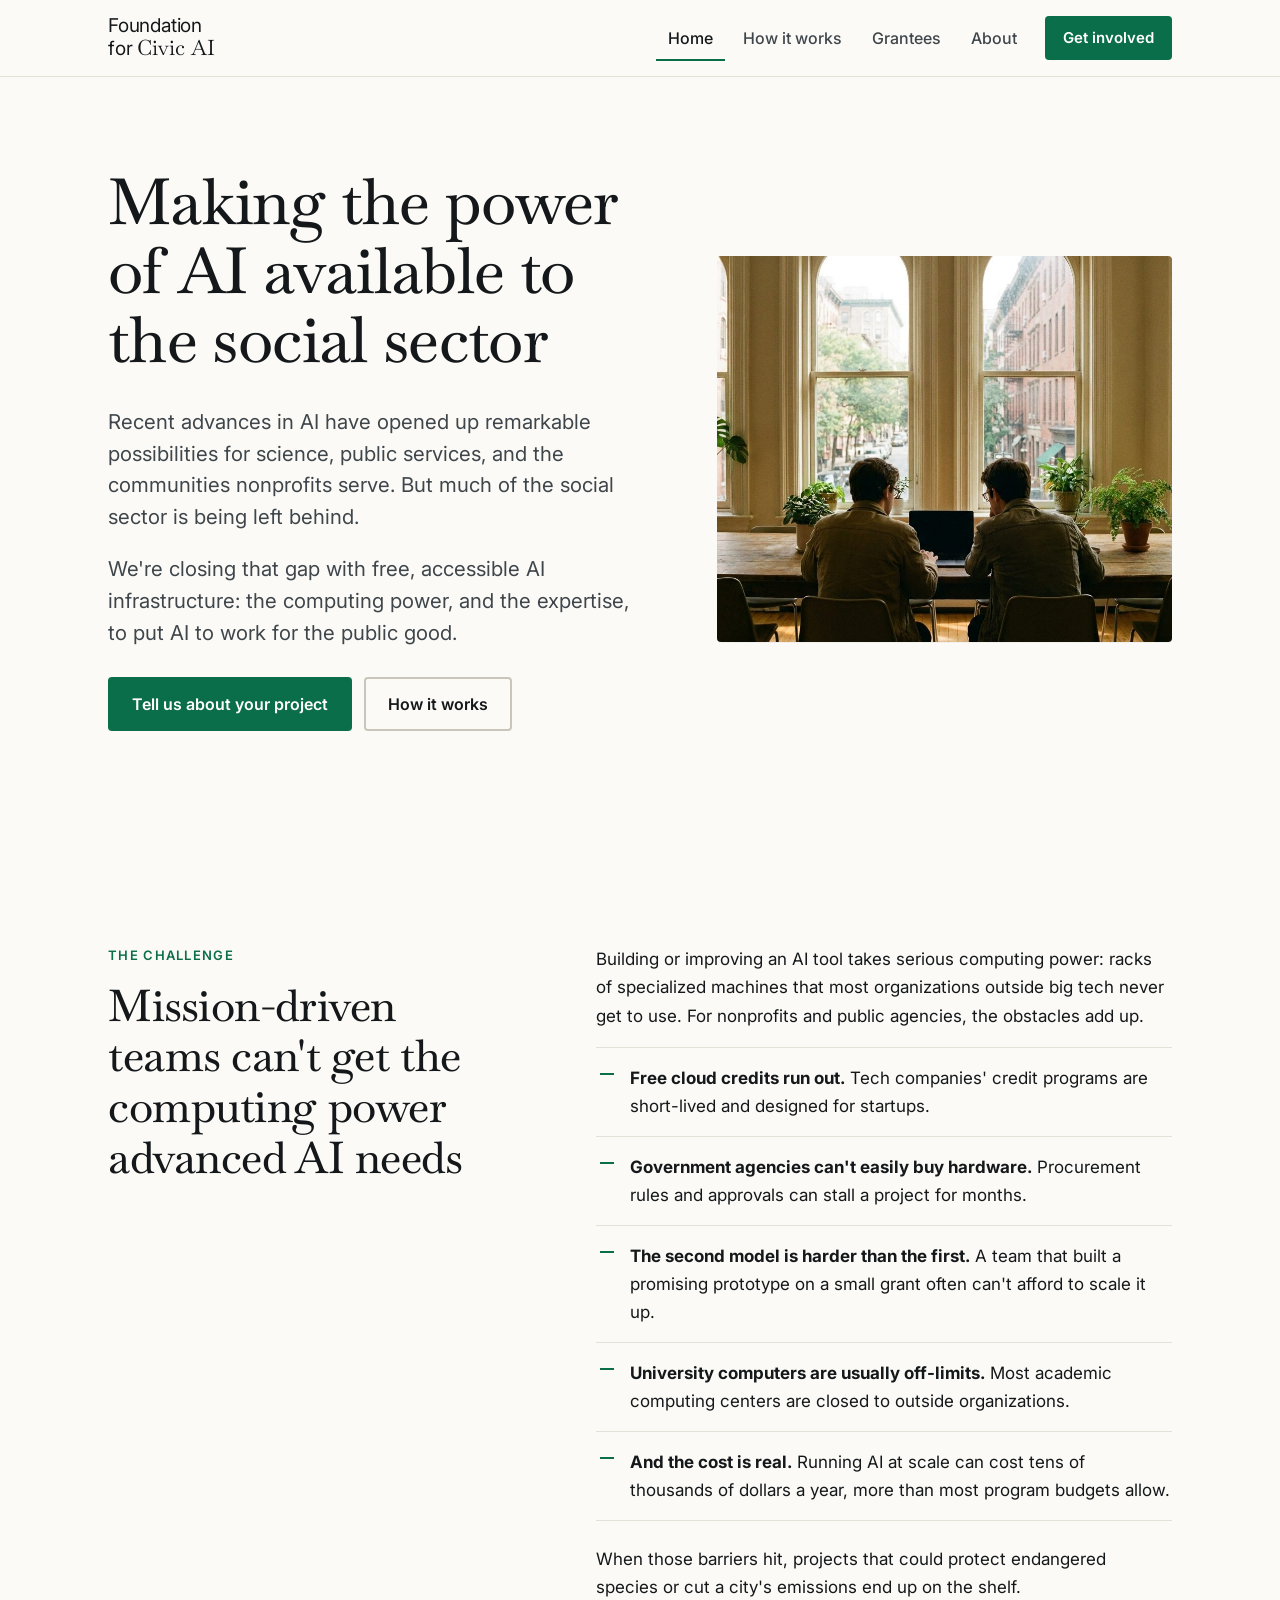
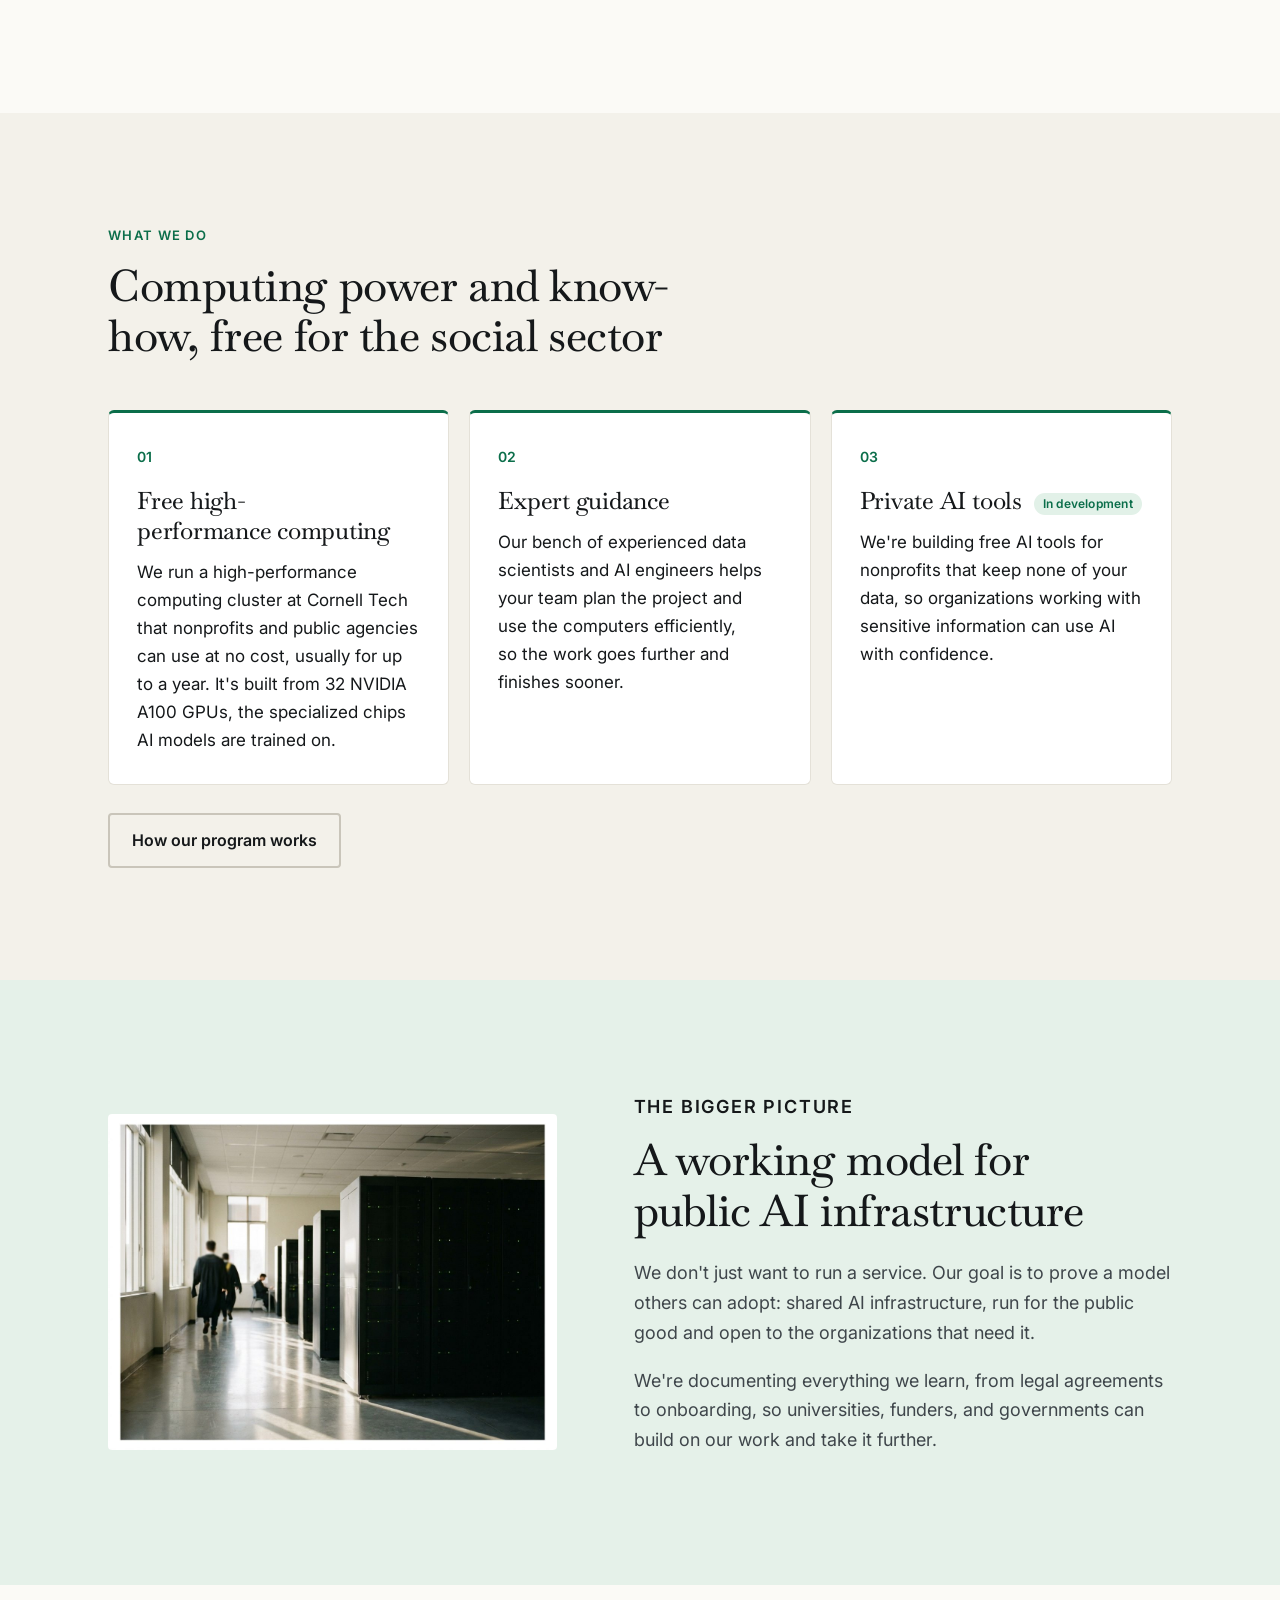
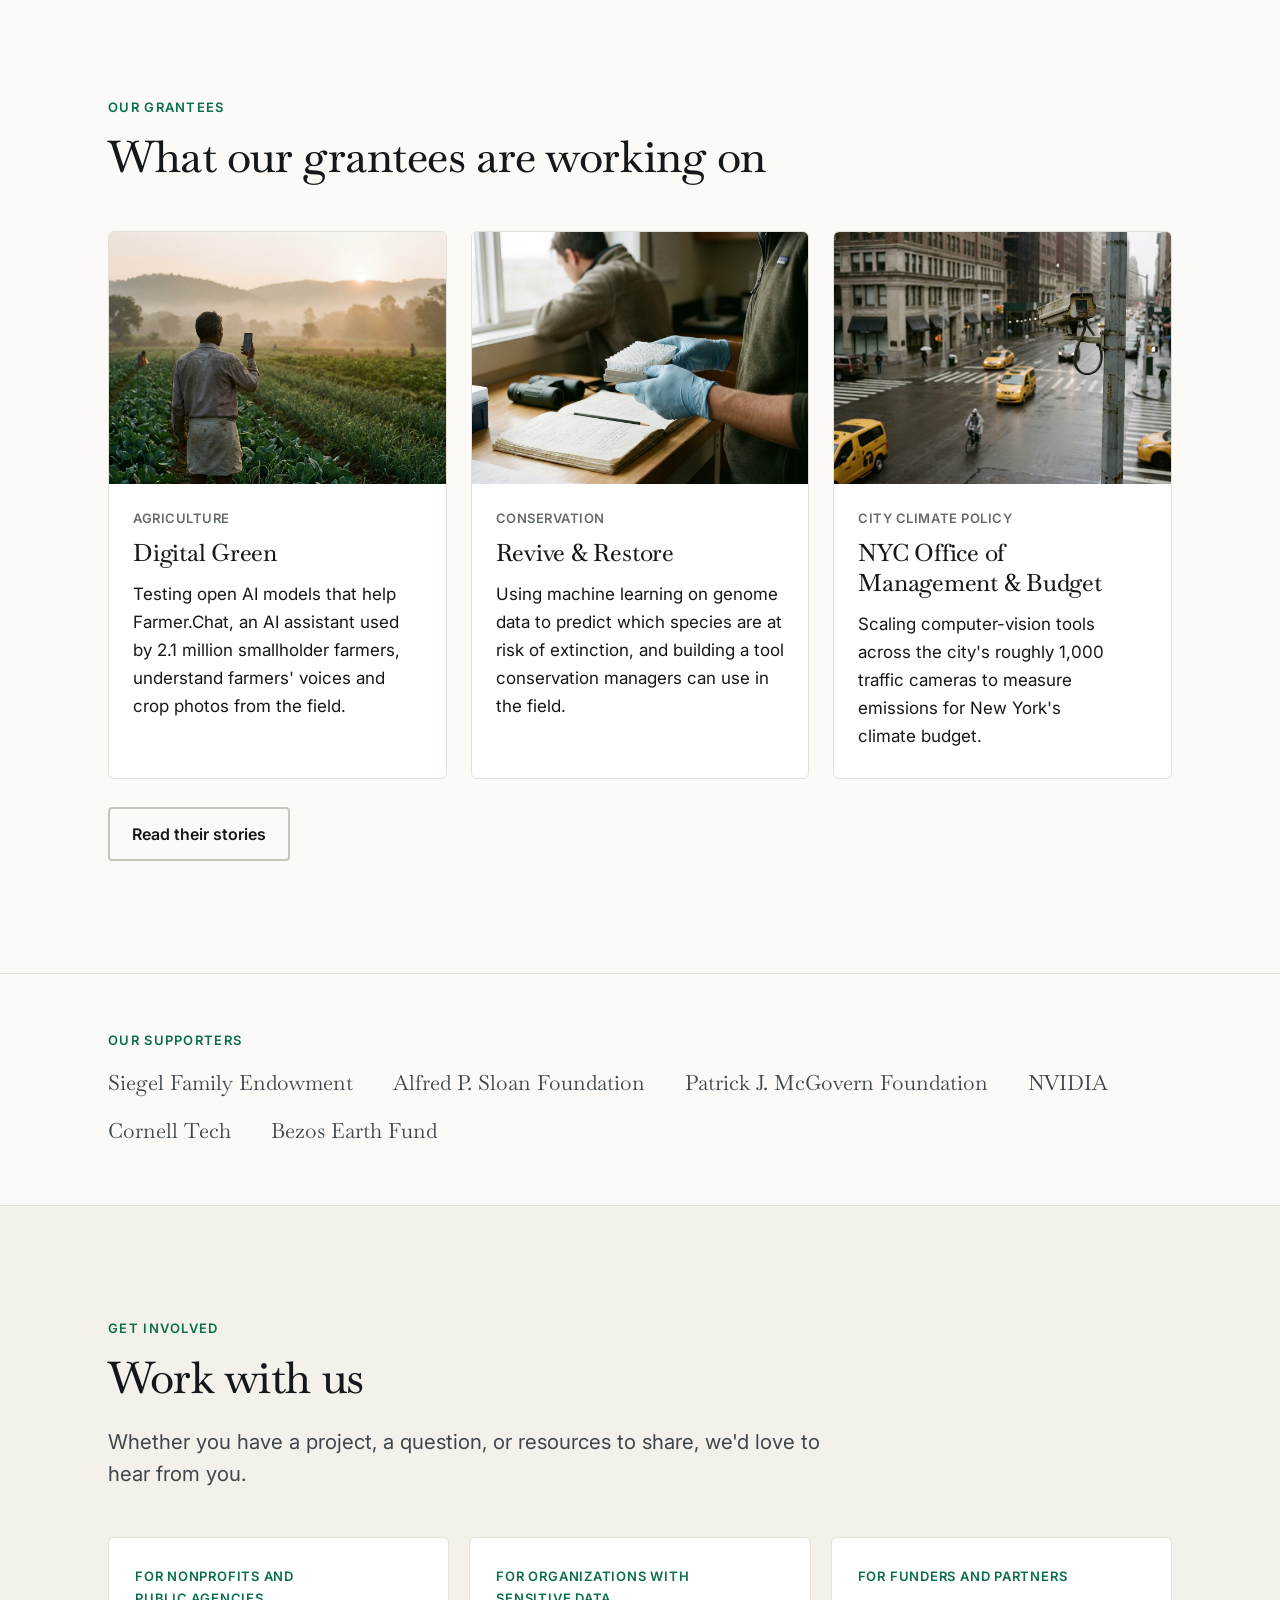
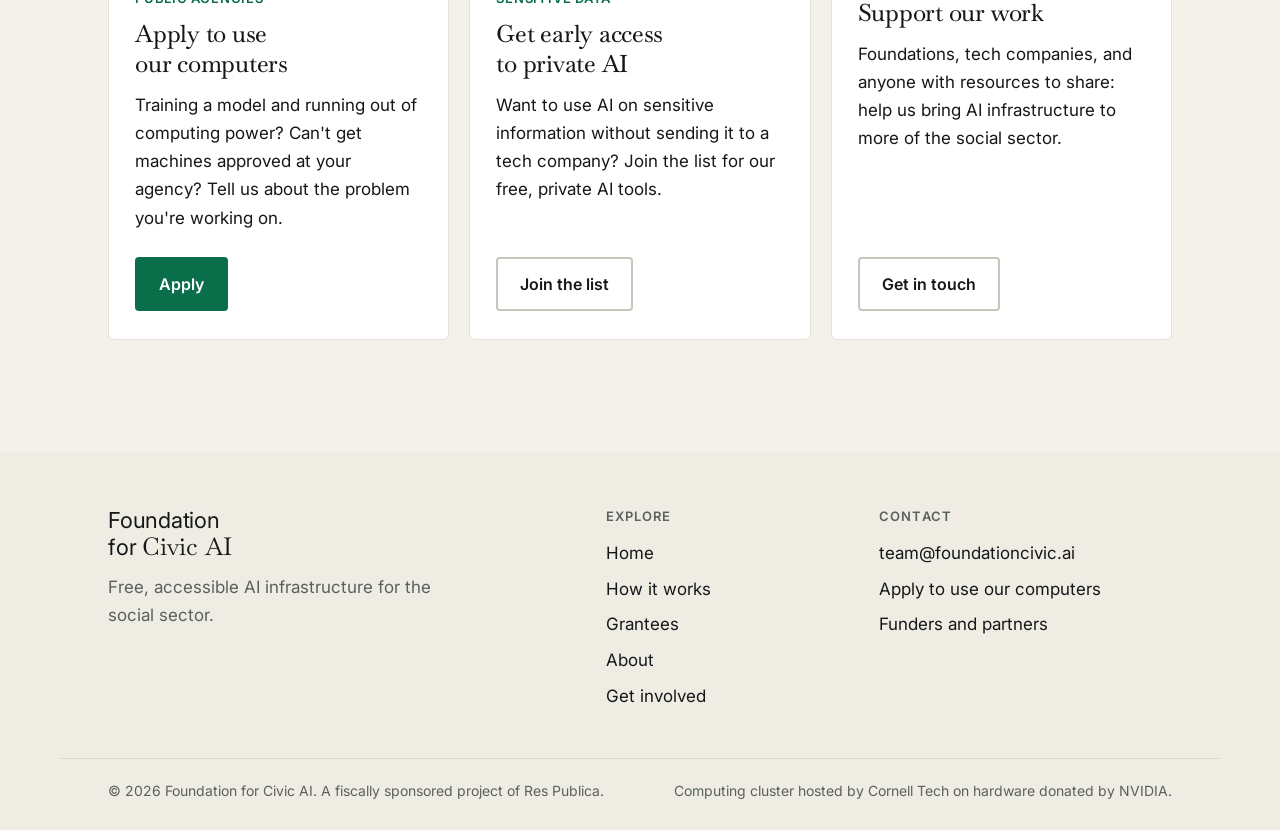
<file: index.html>
<!DOCTYPE html>
<html lang="en">
<head>
<meta charset="utf-8">
<meta name="viewport" content="width=device-width, initial-scale=1">
<title>Foundation for Civic AI: Making the power of AI available to the social sector</title>
<meta name="description" content="Free, accessible AI infrastructure for nonprofits and public agencies: high-performance computing and the expertise to use it.">
<meta name="robots" content="noindex">
<meta property="og:title" content="Foundation for Civic AI: Making the power of AI available to the social sector">
<meta property="og:description" content="Free, accessible AI infrastructure for nonprofits and public agencies: high-performance computing and the expertise to use it.">
<meta property="og:image" content="img/og-image.png">
<link rel="icon" href="img/favicon.svg" type="image/svg+xml">
<link rel="preconnect" href="https://fonts.googleapis.com">
<link rel="preconnect" href="https://fonts.gstatic.com" crossorigin>
<link href="https://fonts.googleapis.com/css2?family=Baskervville:ital,wght@0,400;0,500;0,600;1,400&family=Inter:wght@400;500;600;700&display=swap" rel="stylesheet">
<link rel="stylesheet" href="css/site.css">
<link rel="stylesheet" href="css/theme-a.css">
</head>
<body>
<a class="skip" href="#main">Skip to content</a>
<header class="site-header">
	<div class="wrap header-inner">
		<a class="wordmark" href="index.html" aria-label="Foundation for Civic AI, home">
			<span class="wm-line">Foundation</span>
			<span class="wm-line">for <span class="wm-serif">Civic AI</span></span>
		</a>
		<button class="menu-toggle" aria-expanded="false" aria-controls="site-nav">Menu</button>
		<nav class="site-nav" id="site-nav" aria-label="Main">
			<a href="index.html" aria-current="page">Home</a>
			<a href="how-it-works.html">How it works</a>
			<a href="grantees.html">Grantees</a>
			<a href="about.html">About</a>
			<a class="btn btn-primary btn-small" href="get-involved.html">Get involved</a>
		</nav>
	</div>
</header>
<main id="main">
<section class="hero">
	<div class="wrap hero-inner">
		<div class="hero-text">
			<h1>Making the power of AI available to the social sector</h1>
			<p class="lead">Recent advances in AI have opened up remarkable possibilities for science, public services, and the communities nonprofits serve. But much of the social sector is being left behind.</p>
			<p class="lead">We're closing that gap with free, accessible AI infrastructure: the computing power, and the expertise, to put AI to work for the public good.</p>
			<div class="btn-row">
				<a class="btn btn-primary" href="get-involved.html#apply">Tell us about your project</a>
				<a class="btn btn-secondary" href="how-it-works.html">How it works</a>
			</div>
		</div>
		<figure class="hero-art"><img class="art" data-art="hero" src="img/gen/a-hero.jpg" alt=""></figure>
	</div>
</section>

<section class="section">
	<div class="wrap split">
		<div class="split-head">
			<p class="eyebrow">The challenge</p>
			<h2>Mission-driven teams can't get the computing power advanced AI needs</h2>
		</div>
		<div class="split-body">
			<p>Building or improving an AI tool takes serious computing power: racks of specialized machines that most organizations outside big tech never get to use. For nonprofits and public agencies, the obstacles add up.</p>
			<ul class="barriers">
				<li><strong>Free cloud credits run out.</strong> Tech companies' credit programs are short-lived and designed for startups.</li>
				<li><strong>Government agencies can't easily buy hardware.</strong> Procurement rules and approvals can stall a project for months.</li>
				<li><strong>The second model is harder than the first.</strong> A team that built a promising prototype on a small grant often can't afford to scale it up.</li>
				<li><strong>University computers are usually off-limits.</strong> Most academic computing centers are closed to outside organizations.</li>
				<li><strong>And the cost is real.</strong> Running AI at scale can cost tens of thousands of dollars a year, more than most program budgets allow.</li>
			</ul>
			<p>When those barriers hit, projects that could protect endangered species or cut a city's emissions end up on the shelf.</p>
		</div>
	</div>
</section>

<section class="section section-tint">
	<div class="wrap">
		<div class="section-head">
			<p class="eyebrow">What we do</p>
			<h2>Computing power and know-how, free for the social sector</h2>
		</div>
		<div class="tiles">
			<article class="tile">
				<span class="tile-num">01</span>
				<h3>Free high-performance computing</h3>
				<p>We run a high-performance computing cluster at Cornell Tech that nonprofits and public agencies can use at no cost, usually for up to a year. It's built from 32 NVIDIA A100 GPUs, the specialized chips AI models are trained on.</p>
			</article>
			<article class="tile">
				<span class="tile-num">02</span>
				<h3>Expert guidance</h3>
				<p>Our bench of experienced data scientists and AI engineers helps your team plan the project and use the computers efficiently, so the work goes further and finishes sooner.</p>
			</article>
			<article class="tile">
				<span class="tile-num">03</span>
				<h3>Private AI tools <span class="badge">In development</span></h3>
				<p>We're building free AI tools for nonprofits that keep none of your data, so organizations working with sensitive information can use AI with confidence.</p>
			</article>
		</div>
		<div class="btn-row"><a class="btn btn-secondary" href="how-it-works.html">How our program works</a></div>
	</div>
</section>

<section class="section callout">
	<div class="wrap callout-inner">
		<figure class="callout-art"><img class="art" data-art="cluster" src="img/gen/a-cluster.jpg" alt=""></figure>
		<div>
			<p class="eyebrow">The bigger picture</p>
			<h2>A working model for public AI infrastructure</h2>
			<p>We don't just want to run a service. Our goal is to prove a model others can adopt: shared AI infrastructure, run for the public good and open to the organizations that need it.</p>
			<p>We're documenting everything we learn, from legal agreements to onboarding, so universities, funders, and governments can build on our work and take it further.</p>
		</div>
	</div>
</section>

<section class="section">
	<div class="wrap">
		<div class="section-head">
			<p class="eyebrow">Our grantees</p>
			<h2>What our grantees are working on</h2>
		</div>
		<div class="cards">
			<article class="card">
				<img class="art" data-art="farm" src="img/gen/a-farm.jpg" alt="">
				<div class="card-body">
					<p class="tag">Agriculture</p>
					<h3>Digital Green</h3>
					<p>Testing open AI models that help Farmer.Chat, an AI assistant used by 2.1 million smallholder farmers, understand farmers' voices and crop photos from the field.</p>
				</div>
			</article>
			<article class="card">
				<img class="art" data-art="genomics" src="img/gen/a-genomics.jpg" alt="">
				<div class="card-body">
					<p class="tag">Conservation</p>
					<h3>Revive &amp; Restore</h3>
					<p>Using machine learning on genome data to predict which species are at risk of extinction, and building a tool conservation managers can use in the field.</p>
				</div>
			</article>
			<article class="card">
				<img class="art" data-art="city" src="img/gen/a-city.jpg" alt="">
				<div class="card-body">
					<p class="tag">City climate policy</p>
					<h3>NYC Office of Management &amp; Budget</h3>
					<p>Scaling computer-vision tools across the city's roughly 1,000 traffic cameras to measure emissions for New York's climate budget.</p>
				</div>
			</article>
		</div>
		<div class="btn-row"><a class="btn btn-secondary" href="grantees.html">Read their stories</a></div>
	</div>
</section>

<section class="section section-tight supporters">
	<div class="wrap">
		<p class="eyebrow">Our supporters</p>
		<ul class="supporter-list">
			<li>Siegel Family Endowment</li>
			<li>Alfred P. Sloan Foundation</li>
			<li>Patrick J. McGovern Foundation</li>
			<li>NVIDIA</li>
			<li>Cornell Tech</li>
			<li>Bezos Earth Fund</li>
		</ul>
	</div>
</section>

<section class="section section-tint">
	<div class="wrap">
		<div class="section-head">
			<p class="eyebrow">Get involved</p>
			<h2>Work with us</h2>
			<p class="lead">Whether you have a project, a question, or resources to share, we'd love to hear from you.</p>
		</div>
		<div class="paths">
			<article class="path">
				<p class="path-who">For nonprofits and public agencies</p>
				<h3>Apply to use our computers</h3>
				<p>Training a model and running out of computing power? Can't get machines approved at your agency? Tell us about the problem you're working on.</p>
				<a class="btn btn-primary" href="get-involved.html#apply">Apply</a>
			</article>
			<article class="path">
				<p class="path-who">For organizations with sensitive data</p>
				<h3>Get early access to private AI</h3>
				<p>Want to use AI on sensitive information without sending it to a tech company? Join the list for our free, private AI tools.</p>
				<a class="btn btn-secondary" href="get-involved.html#private-ai">Join the list</a>
			</article>
			<article class="path">
				<p class="path-who">For funders and partners</p>
				<h3>Support our work</h3>
				<p>Foundations, tech companies, and anyone with resources to share: help us bring AI infrastructure to more of the social sector.</p>
				<a class="btn btn-secondary" href="mailto:andrew@dcn.com">Get in touch</a>
			</article>
		</div>
	</div>
</section>
</main>
<footer class="site-footer">
	<div class="wrap footer-inner">
		<div class="footer-brand">
			<a class="wordmark wordmark-footer" href="index.html">
				<span class="wm-line">Foundation</span>
				<span class="wm-line">for <span class="wm-serif">Civic AI</span></span>
			</a>
			<p>Free, accessible AI infrastructure for the social sector.</p>
		</div>
		<div>
			<h2 class="footer-head">Explore</h2>
			<ul class="footer-links">
				<li><a href="index.html">Home</a></li>
				<li><a href="how-it-works.html">How it works</a></li>
				<li><a href="grantees.html">Grantees</a></li>
				<li><a href="about.html">About</a></li>
				<li><a href="get-involved.html">Get involved</a></li>
			</ul>
		</div>
		<div>
			<h2 class="footer-head">Contact</h2>
			<ul class="footer-links">
				<li><a href="mailto:team@foundationcivic.ai">team@foundationcivic.ai</a></li>
				<li><a href="get-involved.html#apply">Apply to use our computers</a></li>
				<li><a href="mailto:andrew@dcn.com">Funders and partners</a></li>
			</ul>
		</div>
	</div>
	<div class="wrap footer-legal">
		<p>&copy; 2026 Foundation for Civic AI. A fiscally sponsored project of Res Publica.</p>
		<p>Computing cluster hosted by Cornell Tech on hardware donated by NVIDIA.</p>
	</div>
</footer>
<script src="js/site.js"></script>
</body>
</html>
</file>
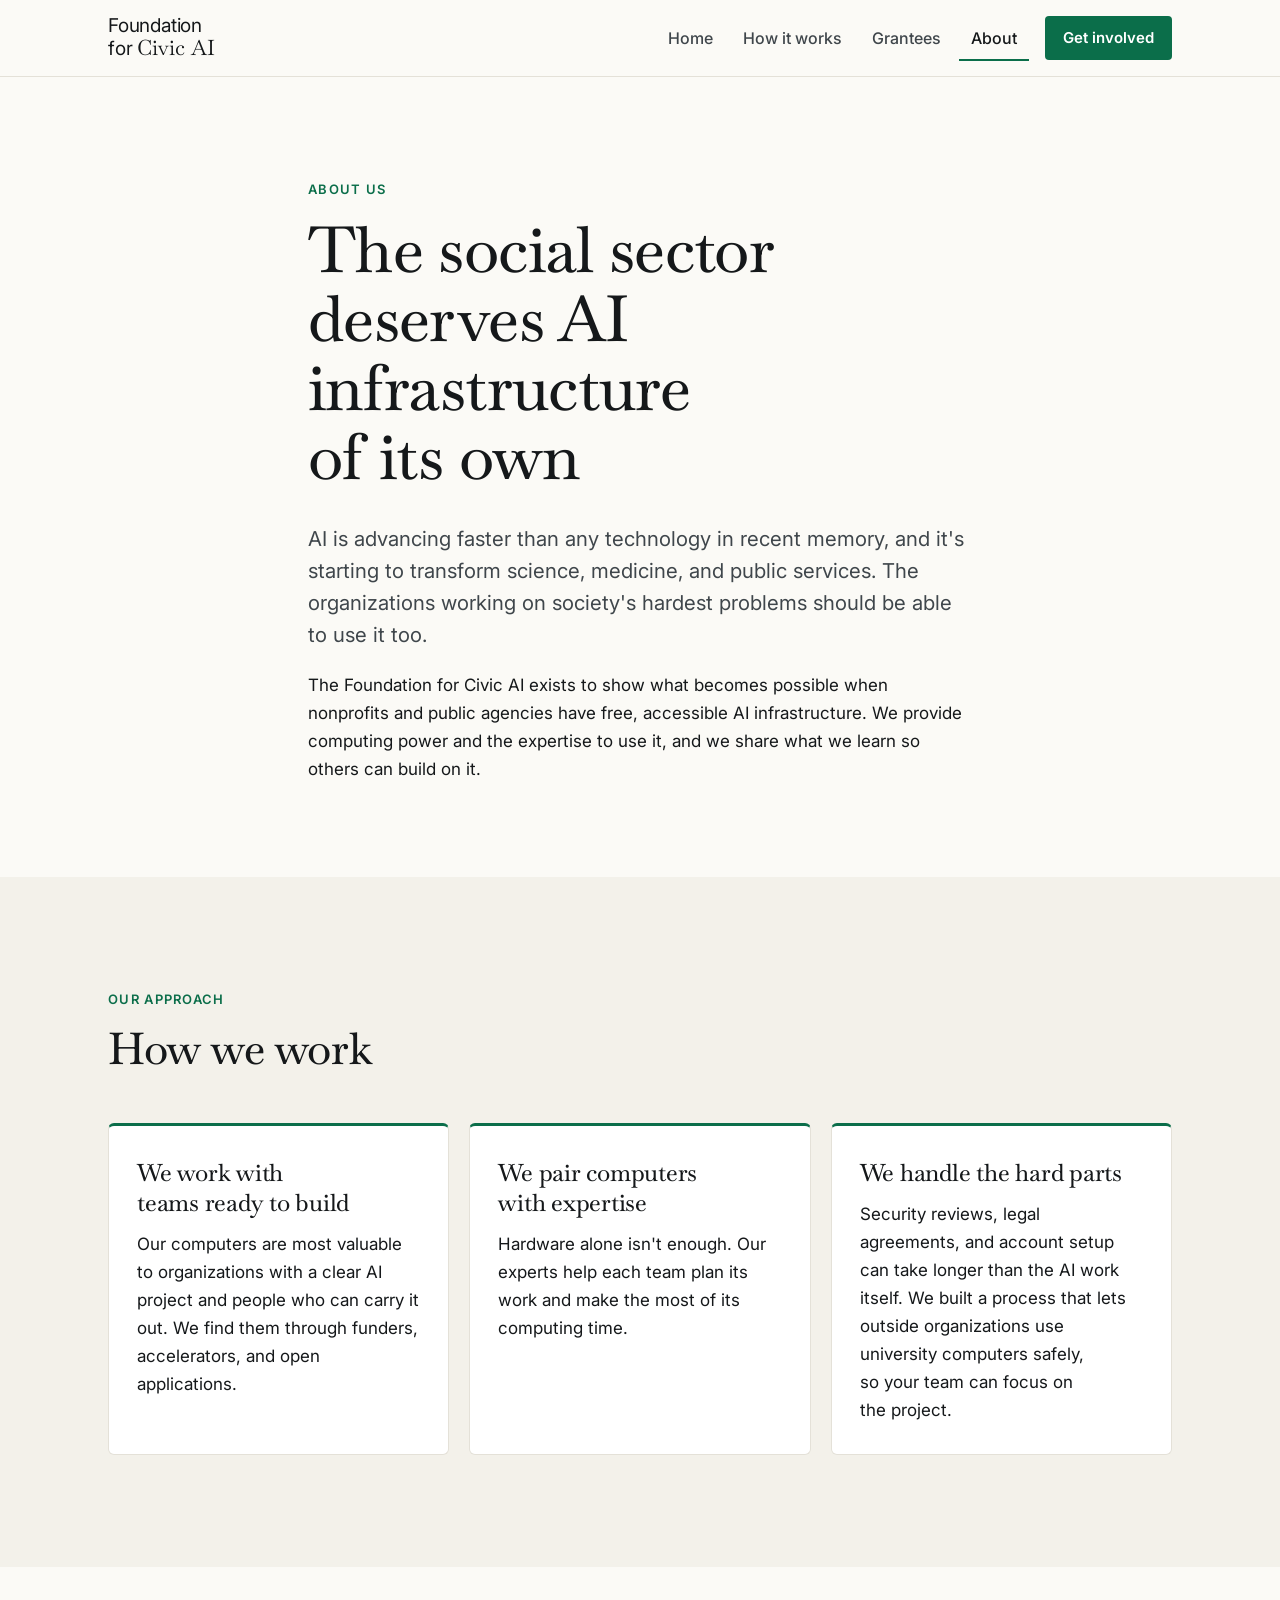
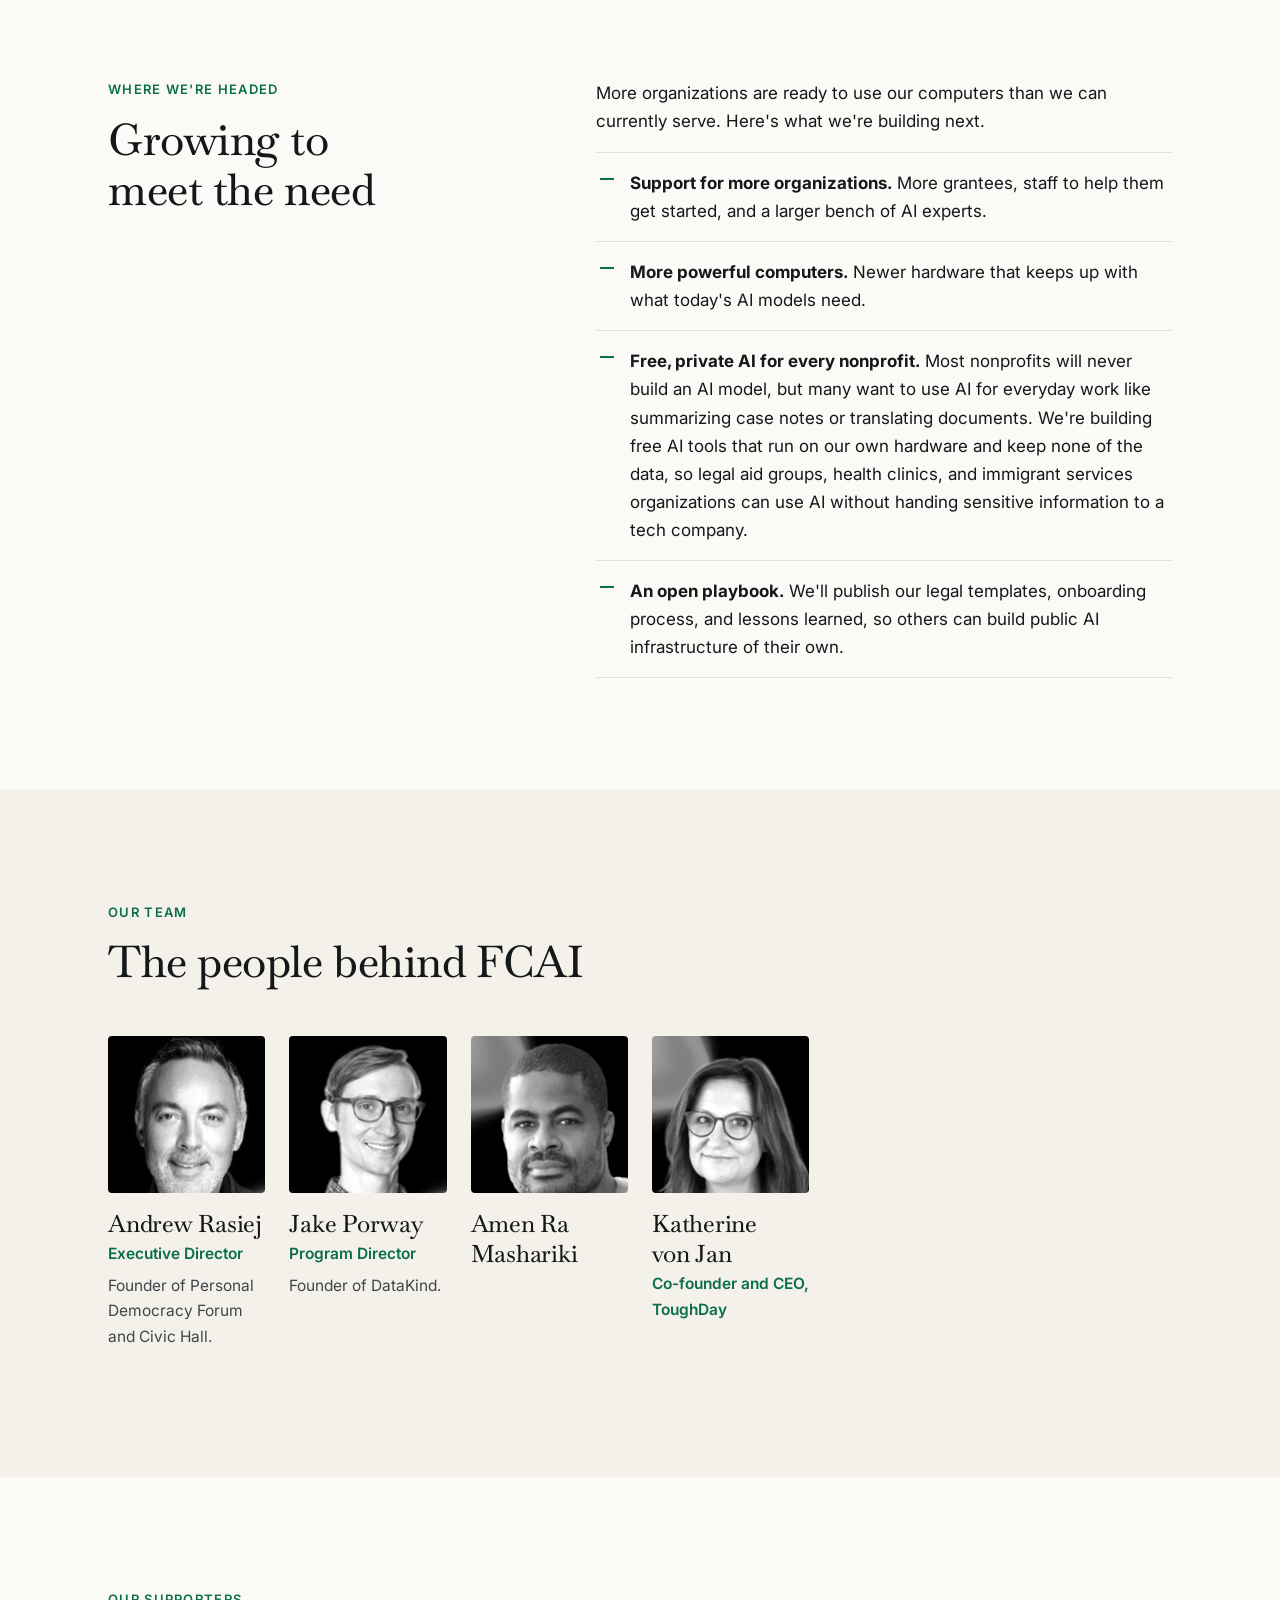
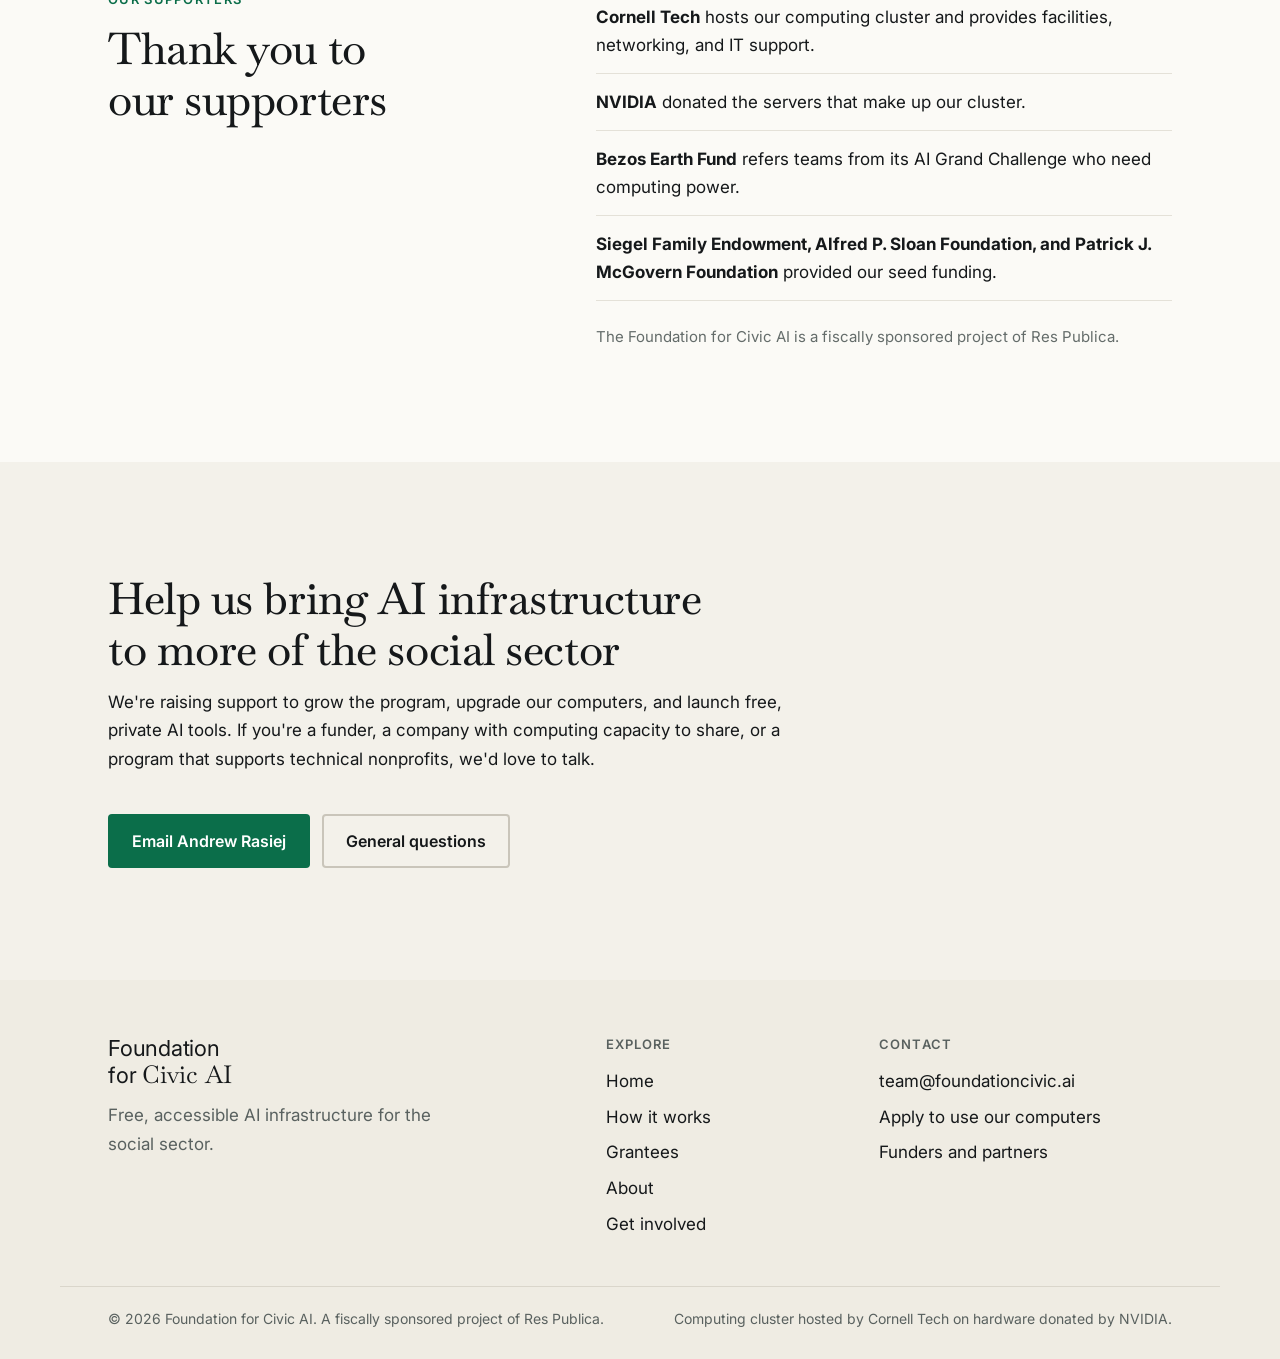
<file: about.html>
<!DOCTYPE html>
<html lang="en">
<head>
<meta charset="utf-8">
<meta name="viewport" content="width=device-width, initial-scale=1">
<title>About us | Foundation for Civic AI</title>
<meta name="description" content="Why the Foundation for Civic AI exists, how we work, where we're headed, and the people behind it.">
<meta name="robots" content="noindex">
<meta property="og:title" content="About us | Foundation for Civic AI">
<meta property="og:description" content="Why the Foundation for Civic AI exists, how we work, where we're headed, and the people behind it.">
<meta property="og:image" content="img/og-image.png">
<link rel="icon" href="img/favicon.svg" type="image/svg+xml">
<link rel="preconnect" href="https://fonts.googleapis.com">
<link rel="preconnect" href="https://fonts.gstatic.com" crossorigin>
<link href="https://fonts.googleapis.com/css2?family=Baskervville:ital,wght@0,400;0,500;0,600;1,400&family=Inter:wght@400;500;600;700&display=swap" rel="stylesheet">
<link rel="stylesheet" href="css/site.css">
<link rel="stylesheet" href="css/theme-a.css">
</head>
<body>
<a class="skip" href="#main">Skip to content</a>
<header class="site-header">
	<div class="wrap header-inner">
		<a class="wordmark" href="index.html" aria-label="Foundation for Civic AI, home">
			<span class="wm-line">Foundation</span>
			<span class="wm-line">for <span class="wm-serif">Civic AI</span></span>
		</a>
		<button class="menu-toggle" aria-expanded="false" aria-controls="site-nav">Menu</button>
		<nav class="site-nav" id="site-nav" aria-label="Main">
			<a href="index.html">Home</a>
			<a href="how-it-works.html">How it works</a>
			<a href="grantees.html">Grantees</a>
			<a href="about.html" aria-current="page">About</a>
			<a class="btn btn-primary btn-small" href="get-involved.html">Get involved</a>
		</nav>
	</div>
</header>
<main id="main">
<section class="page-hero">
	<div class="wrap narrow">
		<p class="eyebrow">About us</p>
		<h1>The social sector deserves AI infrastructure of its own</h1>
		<p class="lead">AI is advancing faster than any technology in recent memory, and it's starting to transform science, medicine, and public services. The organizations working on society's hardest problems should be able to use it too.</p>
		<p>The Foundation for Civic AI exists to show what becomes possible when nonprofits and public agencies have free, accessible AI infrastructure. We provide computing power and the expertise to use it, and we share what we learn so others can build on it.</p>
	</div>
</section>

<section class="section section-tint">
	<div class="wrap">
		<div class="section-head">
			<p class="eyebrow">Our approach</p>
			<h2>How we work</h2>
		</div>
		<div class="tiles">
			<article class="tile">
				<h3>We work with teams ready to build</h3>
				<p>Our computers are most valuable to organizations with a clear AI project and people who can carry it out. We find them through funders, accelerators, and open applications.</p>
			</article>
			<article class="tile">
				<h3>We pair computers with expertise</h3>
				<p>Hardware alone isn't enough. Our experts help each team plan its work and make the most of its computing time.</p>
			</article>
			<article class="tile">
				<h3>We handle the hard parts</h3>
				<p>Security reviews, legal agreements, and account setup can take longer than the AI work itself. We built a process that lets outside organizations use university computers safely, so your team can focus on the project.</p>
			</article>
		</div>
	</div>
</section>

<section class="section">
	<div class="wrap split">
		<div class="split-head">
			<p class="eyebrow">Where we're headed</p>
			<h2>Growing to meet the need</h2>
		</div>
		<div class="split-body">
			<p>More organizations are ready to use our computers than we can currently serve. Here's what we're building next.</p>
			<ul class="barriers">
				<li><strong>Support for more organizations.</strong> More grantees, staff to help them get started, and a larger bench of AI experts.</li>
				<li><strong>More powerful computers.</strong> Newer hardware that keeps up with what today's AI models need.</li>
				<li><strong>Free, private AI for every nonprofit.</strong> Most nonprofits will never build an AI model, but many want to use AI for everyday work like summarizing case notes or translating documents. We're building free AI tools that run on our own hardware and keep none of the data, so legal aid groups, health clinics, and immigrant services organizations can use AI without handing sensitive information to a tech company.</li>
				<li><strong>An open playbook.</strong> We'll publish our legal templates, onboarding process, and lessons learned, so others can build public AI infrastructure of their own.</li>
			</ul>
		</div>
	</div>
</section>

<section class="section section-tint" id="team">
	<div class="wrap">
		<div class="section-head">
			<p class="eyebrow">Our team</p>
			<h2>The people behind FCAI</h2>
		</div>
		<ul class="team">
			<li class="person">
				<img src="img/team-andrew-rasiej.jpg" alt="Andrew Rasiej">
				<h3>Andrew Rasiej</h3>
				<p class="role">Executive Director</p>
				<p>Founder of Personal Democracy Forum and Civic Hall.</p>
			</li>
			<li class="person">
				<img src="img/team-jake-porway.jpg" alt="Jake Porway">
				<h3>Jake Porway</h3>
				<p class="role">Program Director</p>
				<p>Founder of DataKind.</p>
			</li>
			<li class="person">
				<img src="img/team-amen-ra-mashariki.jpg" alt="Amen Ra Mashariki">
				<h3>Amen Ra Mashariki</h3>
			</li>
			<li class="person">
				<img src="img/team-katherine-von-jan.jpg" alt="Katherine von Jan">
				<h3>Katherine von Jan</h3>
				<p class="role">Co-founder and CEO, ToughDay</p>
			</li>
		</ul>
	</div>
</section>

<section class="section">
	<div class="wrap split">
		<div class="split-head">
			<p class="eyebrow">Our supporters</p>
			<h2>Thank you to our supporters</h2>
		</div>
		<div class="split-body">
			<ul class="supporter-detail">
				<li><strong>Cornell Tech</strong> hosts our computing cluster and provides facilities, networking, and IT support.</li>
				<li><strong>NVIDIA</strong> donated the servers that make up our cluster.</li>
				<li><strong>Bezos Earth Fund</strong> refers teams from its AI Grand Challenge who need computing power.</li>
				<li><strong>Siegel Family Endowment, Alfred P. Sloan Foundation, and Patrick J. McGovern Foundation</strong> provided our seed funding.</li>
			</ul>
			<p class="fine">The Foundation for Civic AI is a fiscally sponsored project of Res Publica.</p>
		</div>
	</div>
</section>

<section class="section cta-band" id="support">
	<div class="wrap cta-inner">
		<div>
			<h2>Help us bring AI infrastructure to more of the social sector</h2>
			<p>We're raising support to grow the program, upgrade our computers, and launch free, private AI tools. If you're a funder, a company with computing capacity to share, or a program that supports technical nonprofits, we'd love to talk.</p>
		</div>
		<div class="btn-row">
			<a class="btn btn-primary" href="mailto:andrew@dcn.com">Email Andrew Rasiej</a>
			<a class="btn btn-secondary" href="mailto:team@foundationcivic.ai">General questions</a>
		</div>
	</div>
</section>
</main>
<footer class="site-footer">
	<div class="wrap footer-inner">
		<div class="footer-brand">
			<a class="wordmark wordmark-footer" href="index.html">
				<span class="wm-line">Foundation</span>
				<span class="wm-line">for <span class="wm-serif">Civic AI</span></span>
			</a>
			<p>Free, accessible AI infrastructure for the social sector.</p>
		</div>
		<div>
			<h2 class="footer-head">Explore</h2>
			<ul class="footer-links">
				<li><a href="index.html">Home</a></li>
				<li><a href="how-it-works.html">How it works</a></li>
				<li><a href="grantees.html">Grantees</a></li>
				<li><a href="about.html">About</a></li>
				<li><a href="get-involved.html">Get involved</a></li>
			</ul>
		</div>
		<div>
			<h2 class="footer-head">Contact</h2>
			<ul class="footer-links">
				<li><a href="mailto:team@foundationcivic.ai">team@foundationcivic.ai</a></li>
				<li><a href="get-involved.html#apply">Apply to use our computers</a></li>
				<li><a href="mailto:andrew@dcn.com">Funders and partners</a></li>
			</ul>
		</div>
	</div>
	<div class="wrap footer-legal">
		<p>&copy; 2026 Foundation for Civic AI. A fiscally sponsored project of Res Publica.</p>
		<p>Computing cluster hosted by Cornell Tech on hardware donated by NVIDIA.</p>
	</div>
</footer>
<script src="js/site.js"></script>
</body>
</html>
</file>
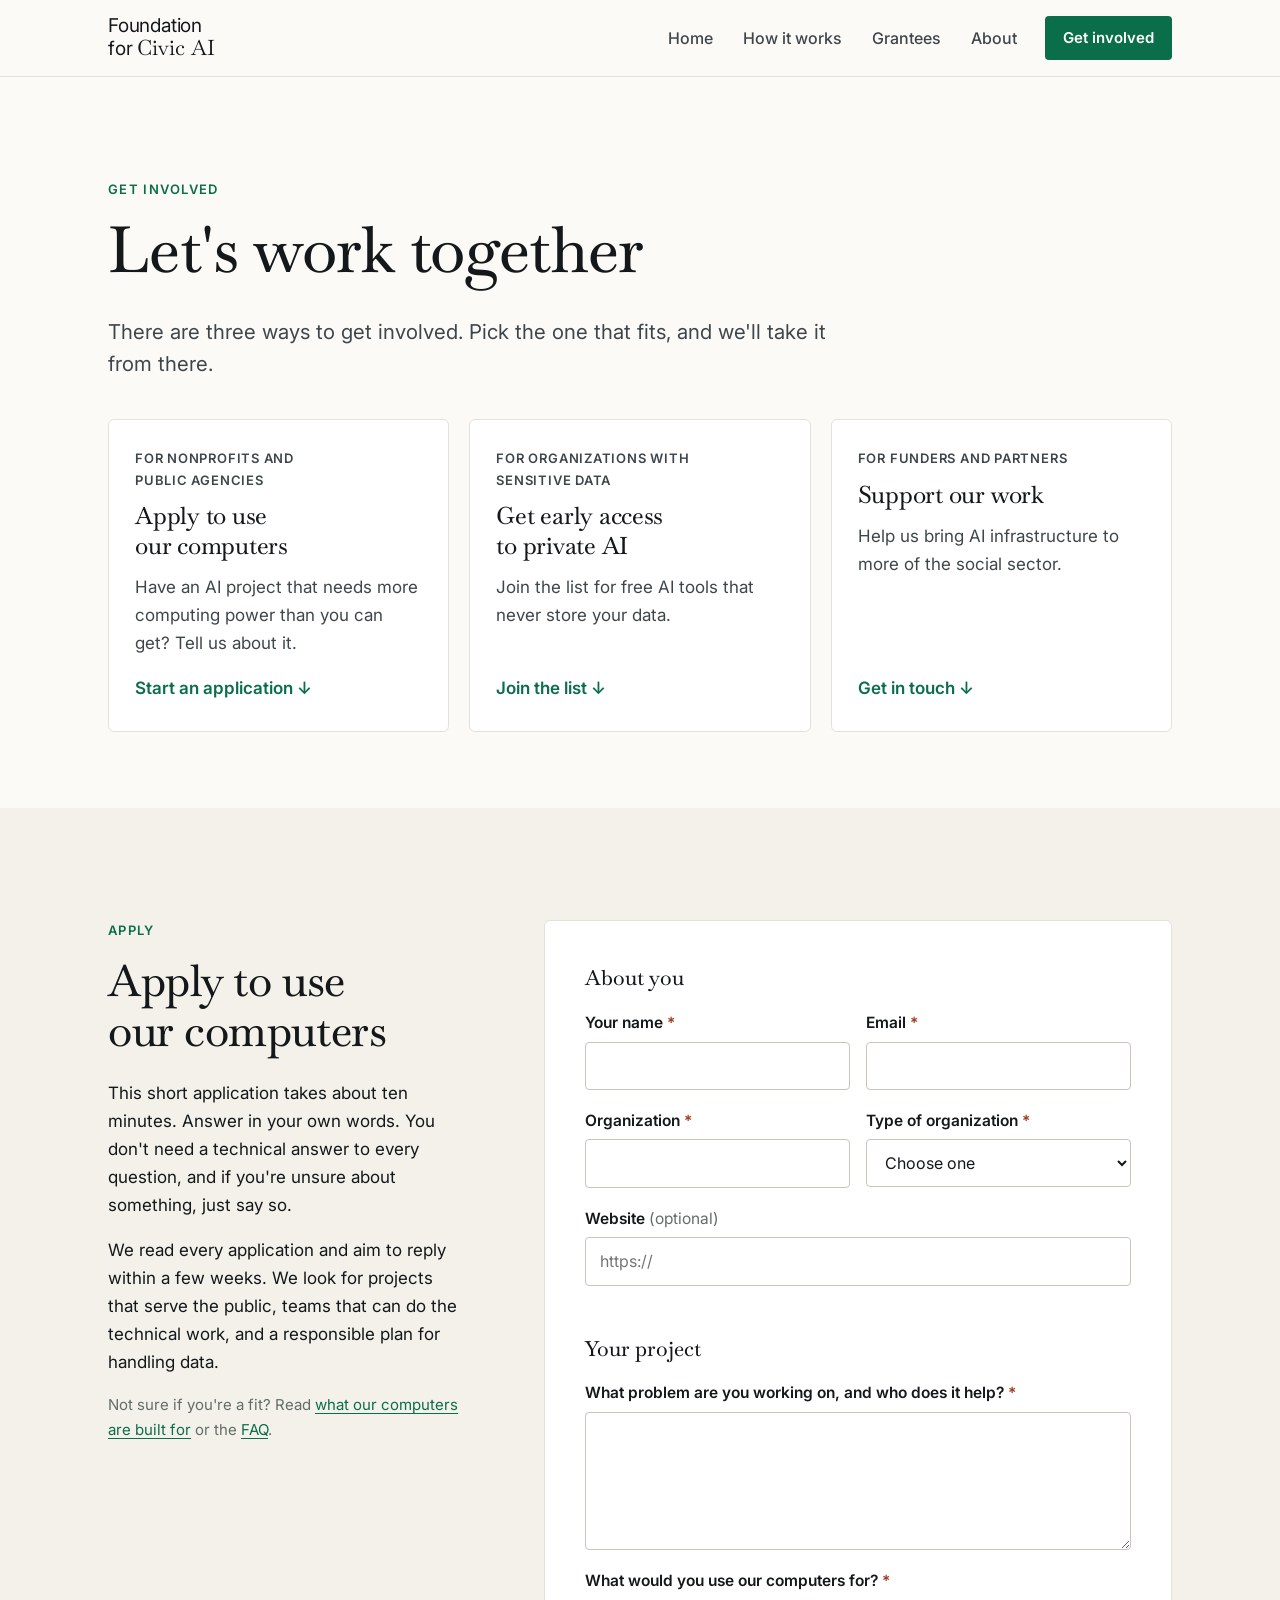
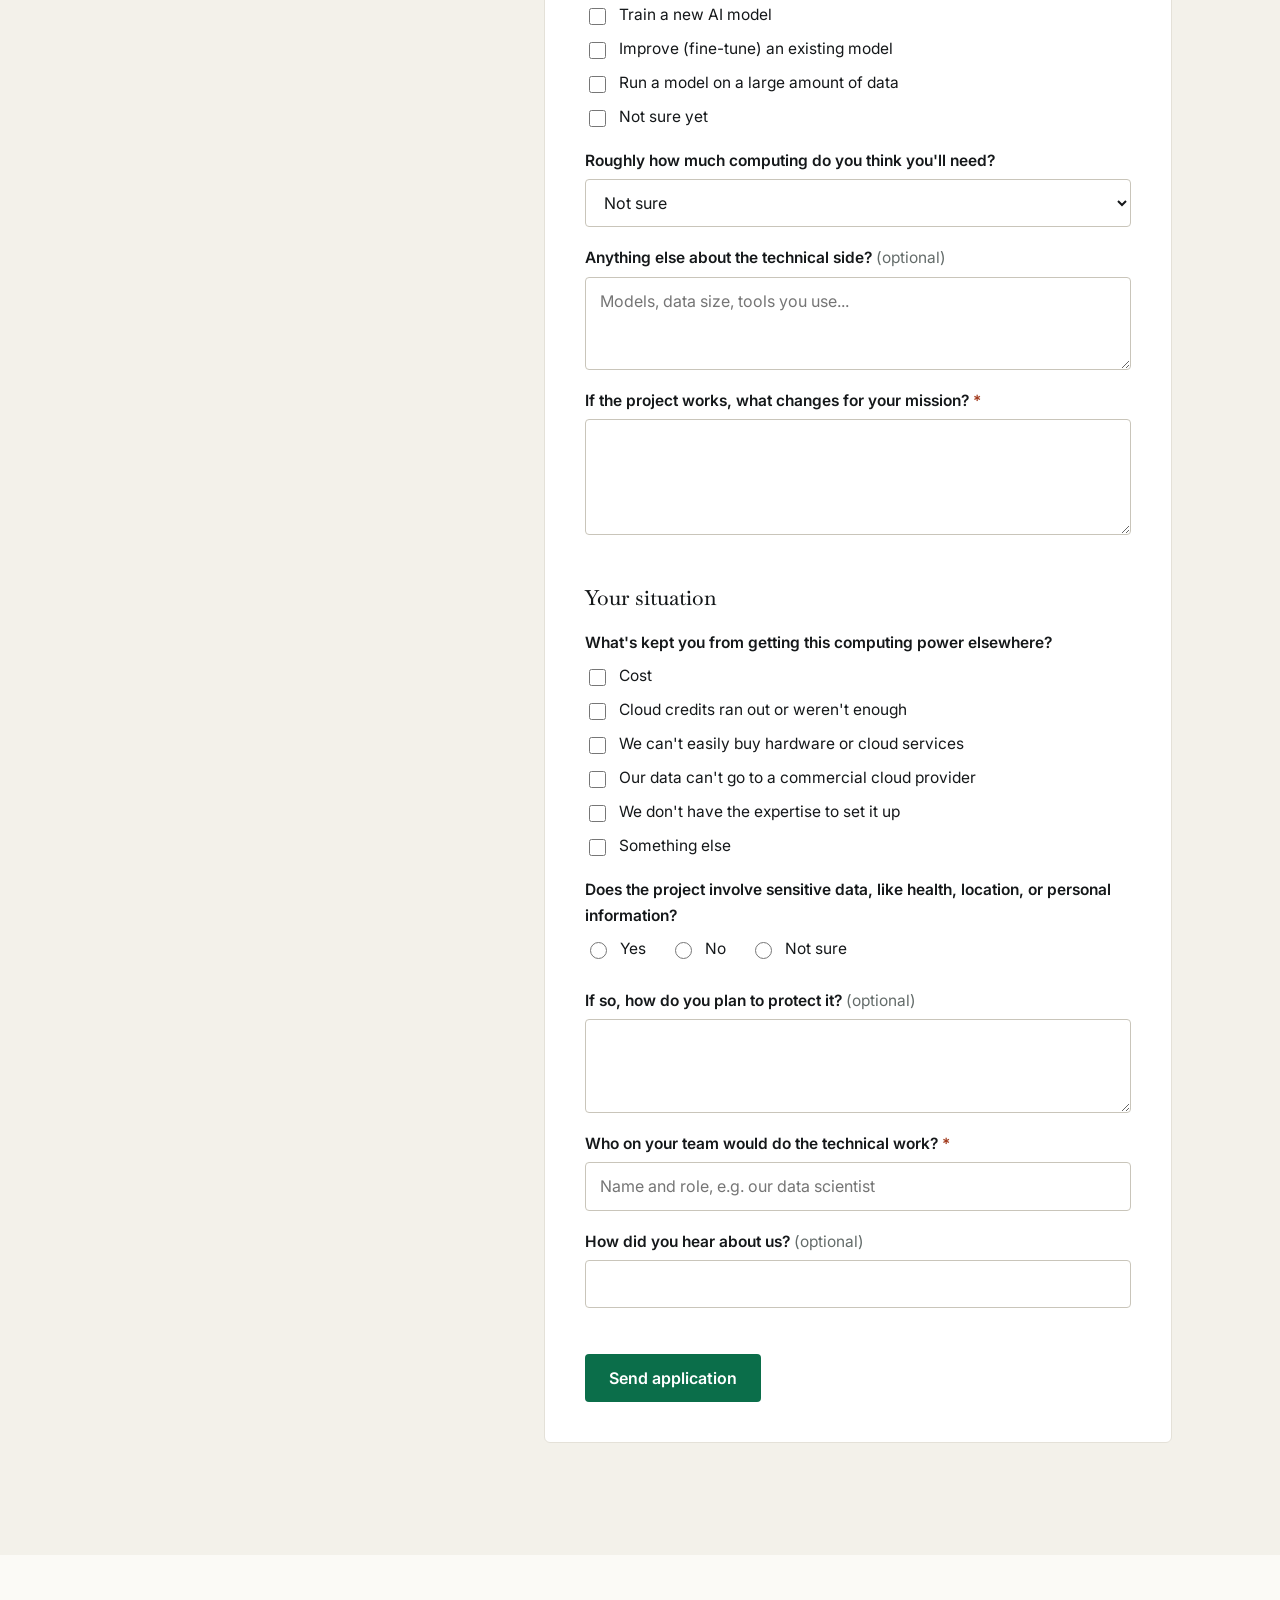
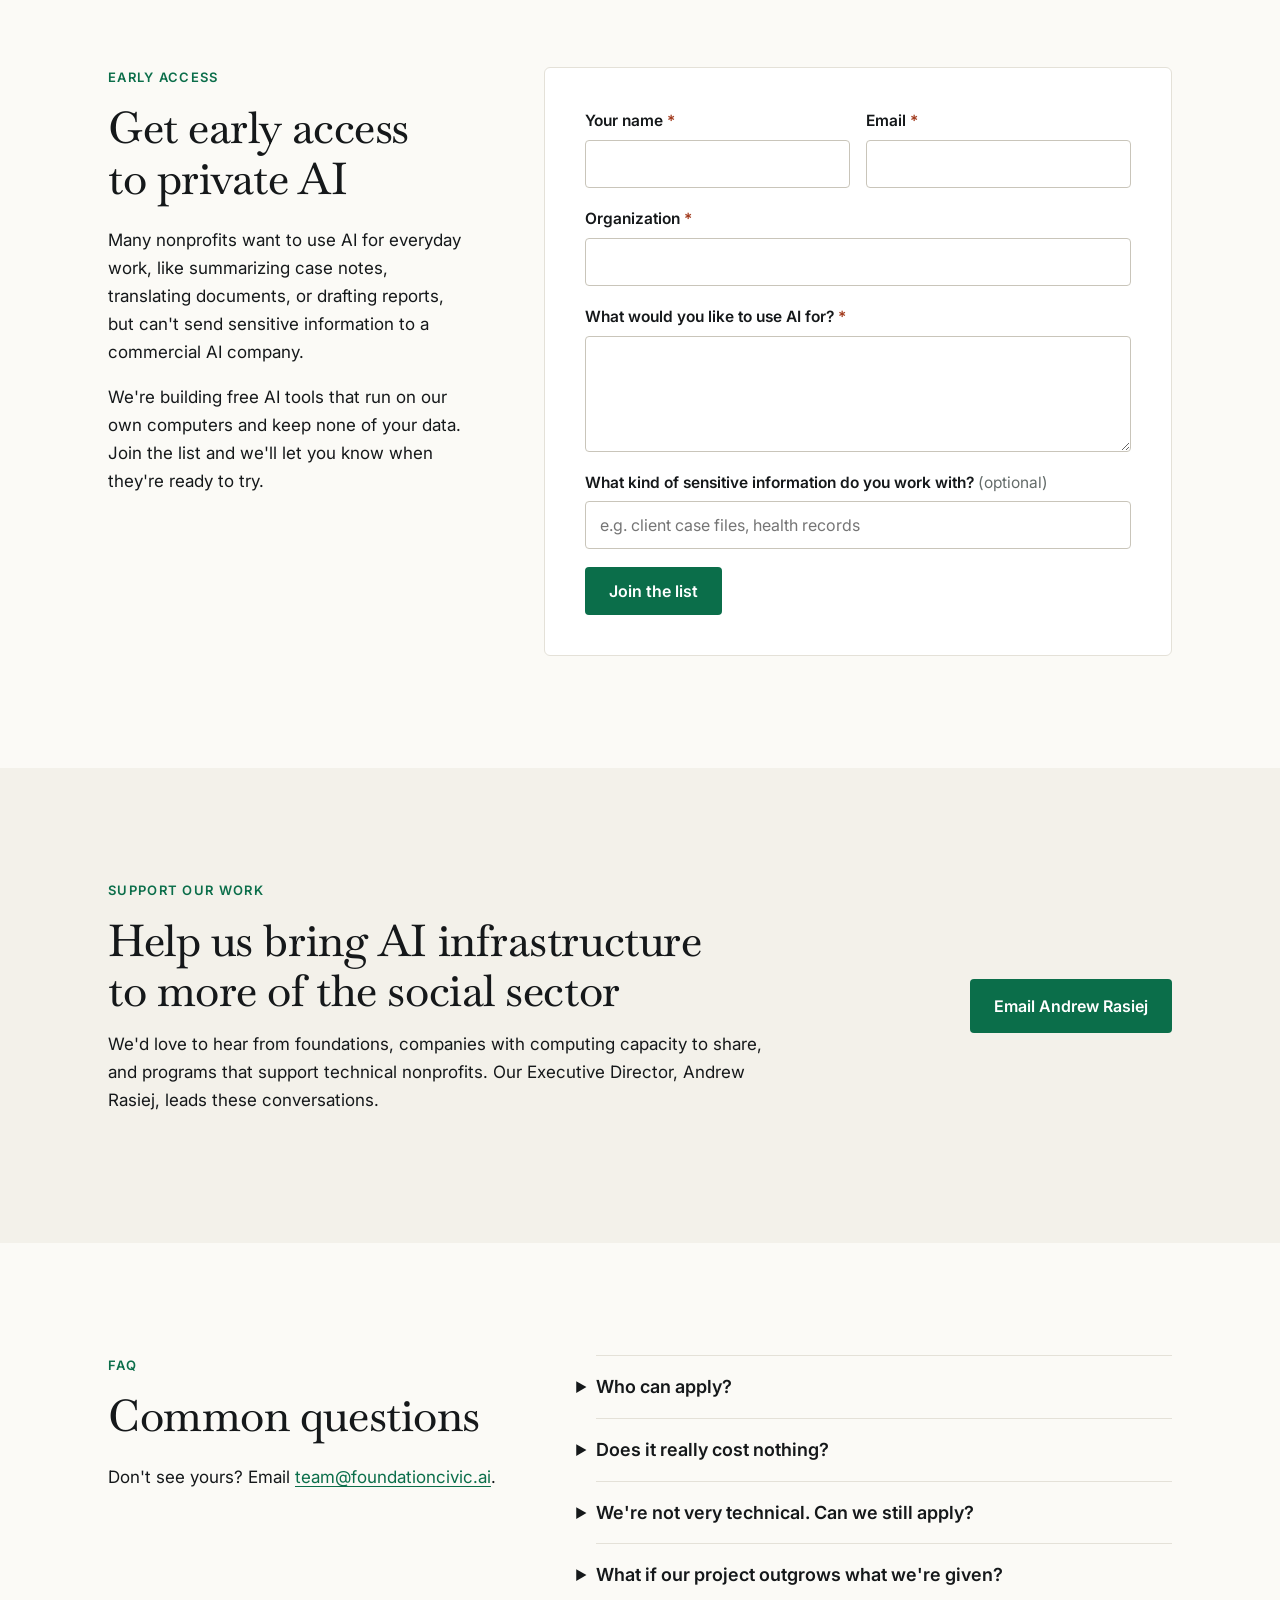
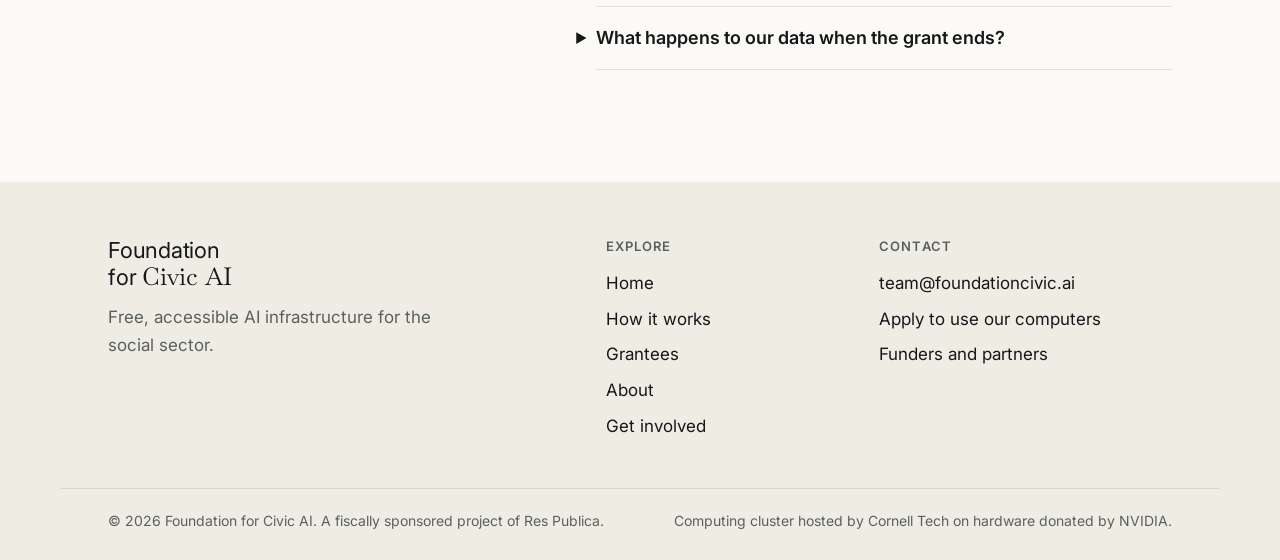
<file: get-involved.html>
<!DOCTYPE html>
<html lang="en">
<head>
<meta charset="utf-8">
<meta name="viewport" content="width=device-width, initial-scale=1">
<title>Get involved | Foundation for Civic AI</title>
<meta name="description" content="Apply to use our computers, get early access to free private AI tools, or support our work.">
<meta name="robots" content="noindex">
<meta property="og:title" content="Get involved | Foundation for Civic AI">
<meta property="og:description" content="Apply to use our computers, get early access to free private AI tools, or support our work.">
<meta property="og:image" content="img/og-image.png">
<link rel="icon" href="img/favicon.svg" type="image/svg+xml">
<link rel="preconnect" href="https://fonts.googleapis.com">
<link rel="preconnect" href="https://fonts.gstatic.com" crossorigin>
<link href="https://fonts.googleapis.com/css2?family=Baskervville:ital,wght@0,400;0,500;0,600;1,400&family=Inter:wght@400;500;600;700&display=swap" rel="stylesheet">
<link rel="stylesheet" href="css/site.css">
<link rel="stylesheet" href="css/theme-a.css">
</head>
<body>
<a class="skip" href="#main">Skip to content</a>
<header class="site-header">
	<div class="wrap header-inner">
		<a class="wordmark" href="index.html" aria-label="Foundation for Civic AI, home">
			<span class="wm-line">Foundation</span>
			<span class="wm-line">for <span class="wm-serif">Civic AI</span></span>
		</a>
		<button class="menu-toggle" aria-expanded="false" aria-controls="site-nav">Menu</button>
		<nav class="site-nav" id="site-nav" aria-label="Main">
			<a href="index.html">Home</a>
			<a href="how-it-works.html">How it works</a>
			<a href="grantees.html">Grantees</a>
			<a href="about.html">About</a>
			<a class="btn btn-primary btn-small" href="get-involved.html">Get involved</a>
		</nav>
	</div>
</header>
<main id="main">
<section class="page-hero">
	<div class="wrap">
		<div class="narrow">
			<p class="eyebrow">Get involved</p>
			<h1>Let's work together</h1>
			<p class="lead">There are three ways to get involved. Pick the one that fits, and we'll take it from there.</p>
		</div>
		<div class="paths paths-hero">
			<a class="path path-link" href="#apply">
				<p class="path-who">For nonprofits and public agencies</p>
				<h2 class="h3">Apply to use our computers</h2>
				<p>Have an AI project that needs more computing power than you can get? Tell us about it.</p>
				<span class="path-go">Start an application ↓</span>
			</a>
			<a class="path path-link" href="#private-ai">
				<p class="path-who">For organizations with sensitive data</p>
				<h2 class="h3">Get early access to private AI</h2>
				<p>Join the list for free AI tools that never store your data.</p>
				<span class="path-go">Join the list ↓</span>
			</a>
			<a class="path path-link" href="#support">
				<p class="path-who">For funders and partners</p>
				<h2 class="h3">Support our work</h2>
				<p>Help us bring AI infrastructure to more of the social sector.</p>
				<span class="path-go">Get in touch ↓</span>
			</a>
		</div>
	</div>
</section>

<section class="section section-tint" id="apply">
	<div class="wrap form-layout">
		<div class="form-intro">
			<p class="eyebrow">Apply</p>
			<h2>Apply to use our computers</h2>
			<p>This short application takes about ten minutes. Answer in your own words. You don't need a technical answer to every question, and if you're unsure about something, just say so.</p>
			<p>We read every application and aim to reply within a few weeks. We look for projects that serve the public, teams that can do the technical work, and a responsible plan for handling data.</p>
			<p class="fine">Not sure if you're a fit? Read <a href="how-it-works.html#fit">what our computers are built for</a> or the <a href="#faq">FAQ</a>.</p>
		</div>

		<form class="form" name="apply" method="POST" action="thanks.html" data-netlify="true" netlify-honeypot="bot-field">
			<input type="hidden" name="form-name" value="apply">
			<p class="hp"><label>Leave this empty <input name="bot-field"></label></p>

			<fieldset>
				<legend>About you</legend>
				<div class="field-row">
					<label class="field">Your name <span class="req">*</span><input name="name" autocomplete="name" required></label>
					<label class="field">Email <span class="req">*</span><input name="email" type="email" autocomplete="email" required></label>
				</div>
				<div class="field-row">
					<label class="field">Organization <span class="req">*</span><input name="organization" autocomplete="organization" required></label>
					<label class="field">Type of organization <span class="req">*</span>
						<select name="org_type" required>
							<option value="">Choose one</option>
							<option>Nonprofit</option>
							<option>Government agency</option>
							<option>University or research group</option>
							<option>Fiscally sponsored project</option>
							<option>Other</option>
						</select>
					</label>
				</div>
				<label class="field">Website <span class="opt">(optional)</span><input name="website" type="url" placeholder="https://"></label>
			</fieldset>

			<fieldset>
				<legend>Your project</legend>
				<label class="field">What problem are you working on, and who does it help? <span class="req">*</span>
					<textarea name="project" rows="5" required></textarea>
				</label>
				<div class="field">
					<span class="field-label">What would you use our computers for? <span class="req">*</span></span>
					<label class="check"><input type="checkbox" name="use" value="Train a new AI model"> Train a new AI model</label>
					<label class="check"><input type="checkbox" name="use" value="Improve or fine-tune an existing model"> Improve (fine-tune) an existing model</label>
					<label class="check"><input type="checkbox" name="use" value="Run a model on a large amount of data"> Run a model on a large amount of data</label>
					<label class="check"><input type="checkbox" name="use" value="Not sure yet"> Not sure yet</label>
				</div>
				<label class="field">Roughly how much computing do you think you'll need?
					<select name="scale">
						<option>Not sure</option>
						<option>A little: a few GPUs for a few weeks</option>
						<option>A moderate amount: several GPUs for a few months</option>
						<option>A lot: large training runs or many months</option>
					</select>
				</label>
				<label class="field">Anything else about the technical side? <span class="opt">(optional)</span>
					<textarea name="technical_details" rows="3" placeholder="Models, data size, tools you use..."></textarea>
				</label>
				<label class="field">If the project works, what changes for your mission? <span class="req">*</span>
					<textarea name="impact" rows="4" required></textarea>
				</label>
			</fieldset>

			<fieldset>
				<legend>Your situation</legend>
				<div class="field">
					<span class="field-label">What's kept you from getting this computing power elsewhere?</span>
					<label class="check"><input type="checkbox" name="barriers" value="Cost"> Cost</label>
					<label class="check"><input type="checkbox" name="barriers" value="Cloud credits ran out or weren't enough"> Cloud credits ran out or weren't enough</label>
					<label class="check"><input type="checkbox" name="barriers" value="Can't easily buy hardware or cloud services"> We can't easily buy hardware or cloud services</label>
					<label class="check"><input type="checkbox" name="barriers" value="Data can't go to a commercial cloud"> Our data can't go to a commercial cloud provider</label>
					<label class="check"><input type="checkbox" name="barriers" value="No in-house expertise to set it up"> We don't have the expertise to set it up</label>
					<label class="check"><input type="checkbox" name="barriers" value="Other"> Something else</label>
				</div>
				<div class="field">
					<span class="field-label">Does the project involve sensitive data, like health, location, or personal information?</span>
					<div class="inline-choices">
						<label class="check"><input type="radio" name="sensitive_data" value="Yes"> Yes</label>
						<label class="check"><input type="radio" name="sensitive_data" value="No"> No</label>
						<label class="check"><input type="radio" name="sensitive_data" value="Not sure"> Not sure</label>
					</div>
				</div>
				<label class="field">If so, how do you plan to protect it? <span class="opt">(optional)</span>
					<textarea name="data_protection" rows="3"></textarea>
				</label>
				<label class="field">Who on your team would do the technical work? <span class="req">*</span>
					<input name="technical_lead" required placeholder="Name and role, e.g. our data scientist">
				</label>
				<label class="field">How did you hear about us? <span class="opt">(optional)</span><input name="referral"></label>
			</fieldset>

			<button class="btn btn-primary" type="submit">Send application</button>
			<p class="form-status" role="status"></p>
		</form>
	</div>
</section>

<section class="section" id="private-ai">
	<div class="wrap form-layout">
		<div class="form-intro">
			<p class="eyebrow">Early access</p>
			<h2>Get early access to private AI</h2>
			<p>Many nonprofits want to use AI for everyday work, like summarizing case notes, translating documents, or drafting reports, but can't send sensitive information to a commercial AI company.</p>
			<p>We're building free AI tools that run on our own computers and keep none of your data. Join the list and we'll let you know when they're ready to try.</p>
		</div>

		<form class="form" name="private-ai" method="POST" action="thanks.html" data-netlify="true" netlify-honeypot="bot-field">
			<input type="hidden" name="form-name" value="private-ai">
			<p class="hp"><label>Leave this empty <input name="bot-field"></label></p>
			<div class="field-row">
				<label class="field">Your name <span class="req">*</span><input name="name" autocomplete="name" required></label>
				<label class="field">Email <span class="req">*</span><input name="email" type="email" autocomplete="email" required></label>
			</div>
			<label class="field">Organization <span class="req">*</span><input name="organization" autocomplete="organization" required></label>
			<label class="field">What would you like to use AI for? <span class="req">*</span>
				<textarea name="use_case" rows="4" required></textarea>
			</label>
			<label class="field">What kind of sensitive information do you work with? <span class="opt">(optional)</span>
				<input name="data_types" placeholder="e.g. client case files, health records">
			</label>
			<button class="btn btn-primary" type="submit">Join the list</button>
			<p class="form-status" role="status"></p>
		</form>
	</div>
</section>

<section class="section cta-band" id="support">
	<div class="wrap cta-inner">
		<div>
			<p class="eyebrow">Support our work</p>
			<h2>Help us bring AI infrastructure to more of the social sector</h2>
			<p>We'd love to hear from foundations, companies with computing capacity to share, and programs that support technical nonprofits. Our Executive Director, Andrew Rasiej, leads these conversations.</p>
		</div>
		<div class="btn-row">
			<a class="btn btn-primary" href="mailto:andrew@dcn.com">Email Andrew Rasiej</a>
		</div>
	</div>
</section>

<section class="section" id="faq">
	<div class="wrap split">
		<div class="split-head">
			<p class="eyebrow">FAQ</p>
			<h2>Common questions</h2>
			<p>Don't see yours? Email <a href="mailto:team@foundationcivic.ai">team@foundationcivic.ai</a>.</p>
		</div>
		<div class="split-body faq">
			<details>
				<summary>Who can apply?</summary>
				<p>Nonprofits, government agencies, university research groups, and fiscally sponsored projects, in the US or elsewhere. What matters is that the work serves the public and that you can handle data responsibly. You don't need a referral.</p>
			</details>
			<details>
				<summary>Does it really cost nothing?</summary>
				<p>Yes. There's no charge for computing time or for advice from our experts. Your team's own time is the main investment.</p>
			</details>
			<details>
				<summary>We're not very technical. Can we still apply?</summary>
				<p>You'll need at least one person who can work with code and data, because your team runs its own work on our computers. If that's not you yet, the private AI tools we're building may be a better fit. <a href="#private-ai">Join the early-access list.</a></p>
			</details>
			<details>
				<summary>What if our project outgrows what we're given?</summary>
				<p>Tell us early. Capacity is limited, so we can't promise more, but we can help you scale the work down, run it in a different order, or plan a move to paid computing.</p>
			</details>
			<details>
				<summary>What happens to our data when the grant ends?</summary>
				<p>You'll have a set amount of time to copy everything off our computers before your access ends. Plan for that from the start, and never keep the only copy of anything on our cluster.</p>
			</details>
		</div>
	</div>
</section>
</main>
<footer class="site-footer">
	<div class="wrap footer-inner">
		<div class="footer-brand">
			<a class="wordmark wordmark-footer" href="index.html">
				<span class="wm-line">Foundation</span>
				<span class="wm-line">for <span class="wm-serif">Civic AI</span></span>
			</a>
			<p>Free, accessible AI infrastructure for the social sector.</p>
		</div>
		<div>
			<h2 class="footer-head">Explore</h2>
			<ul class="footer-links">
				<li><a href="index.html">Home</a></li>
				<li><a href="how-it-works.html">How it works</a></li>
				<li><a href="grantees.html">Grantees</a></li>
				<li><a href="about.html">About</a></li>
				<li><a href="get-involved.html">Get involved</a></li>
			</ul>
		</div>
		<div>
			<h2 class="footer-head">Contact</h2>
			<ul class="footer-links">
				<li><a href="mailto:team@foundationcivic.ai">team@foundationcivic.ai</a></li>
				<li><a href="get-involved.html#apply">Apply to use our computers</a></li>
				<li><a href="mailto:andrew@dcn.com">Funders and partners</a></li>
			</ul>
		</div>
	</div>
	<div class="wrap footer-legal">
		<p>&copy; 2026 Foundation for Civic AI. A fiscally sponsored project of Res Publica.</p>
		<p>Computing cluster hosted by Cornell Tech on hardware donated by NVIDIA.</p>
	</div>
</footer>
<script src="js/site.js"></script>
</body>
</html>
</file>
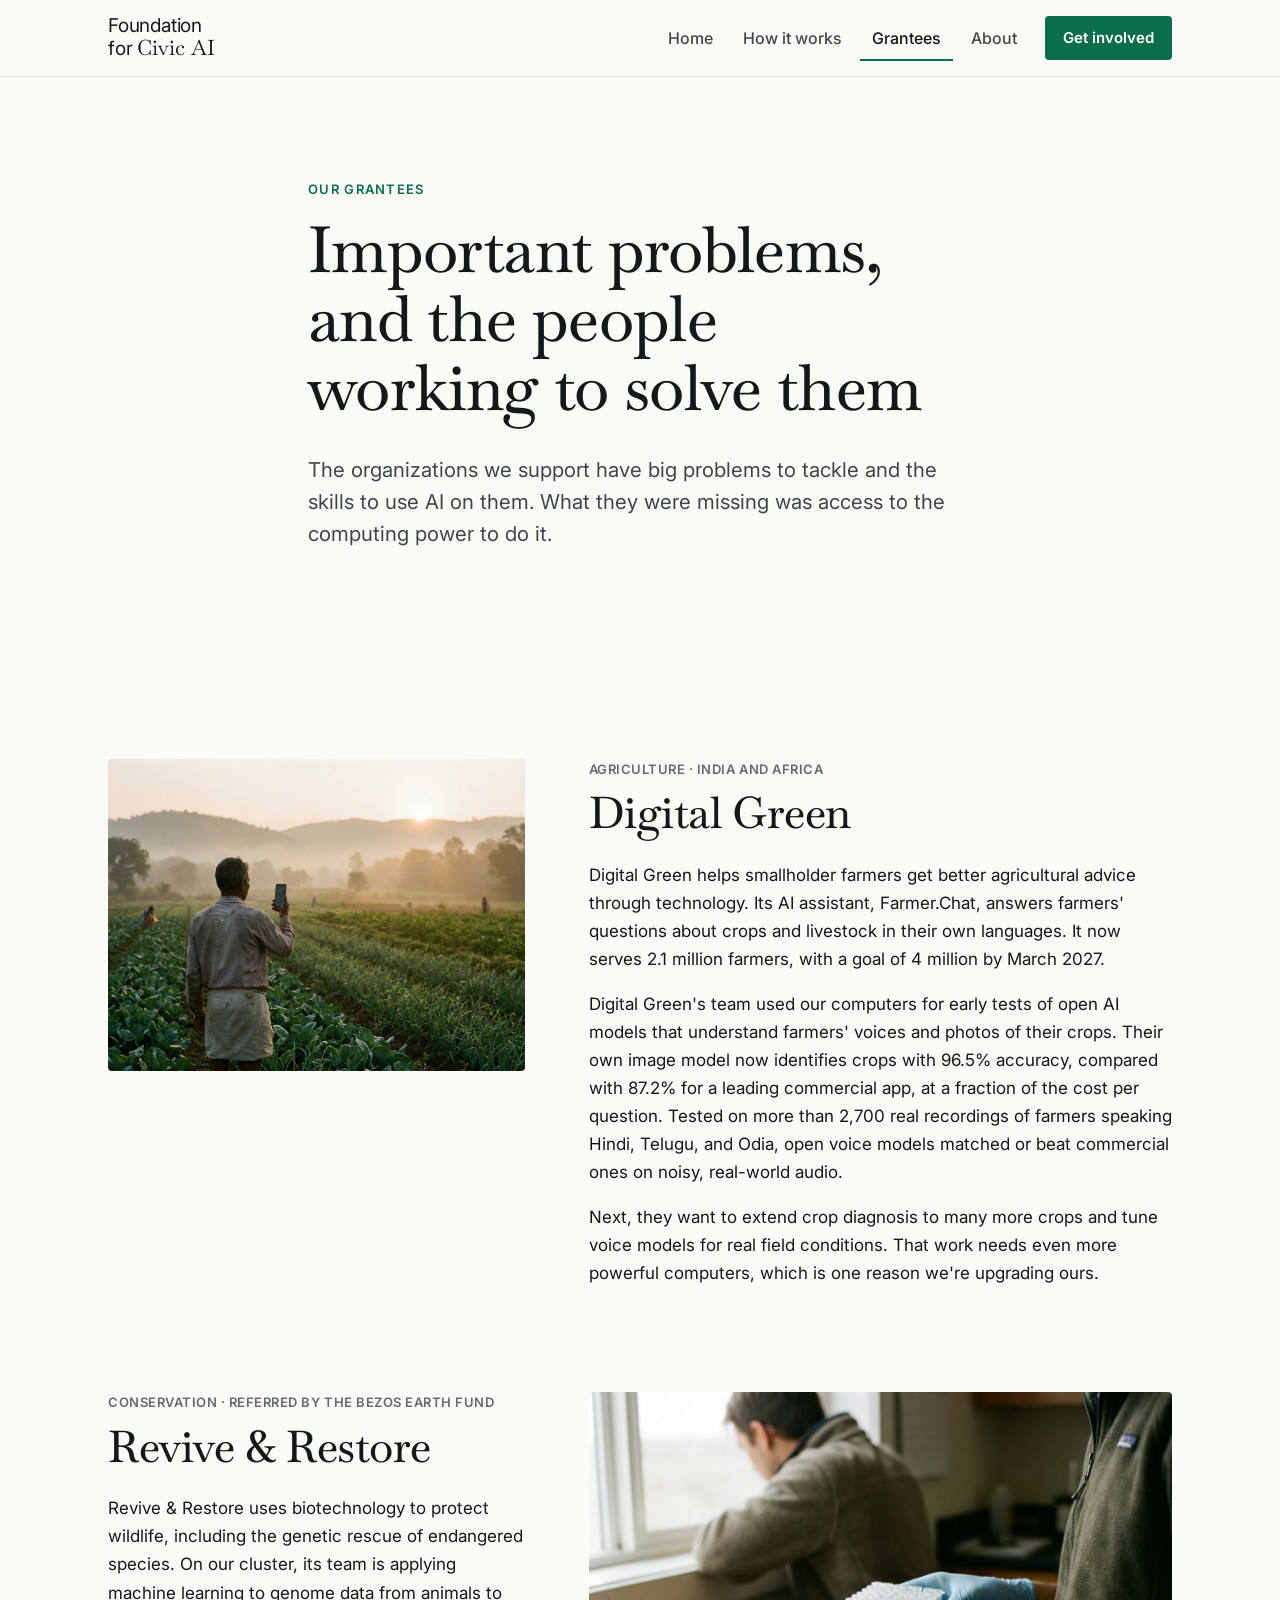
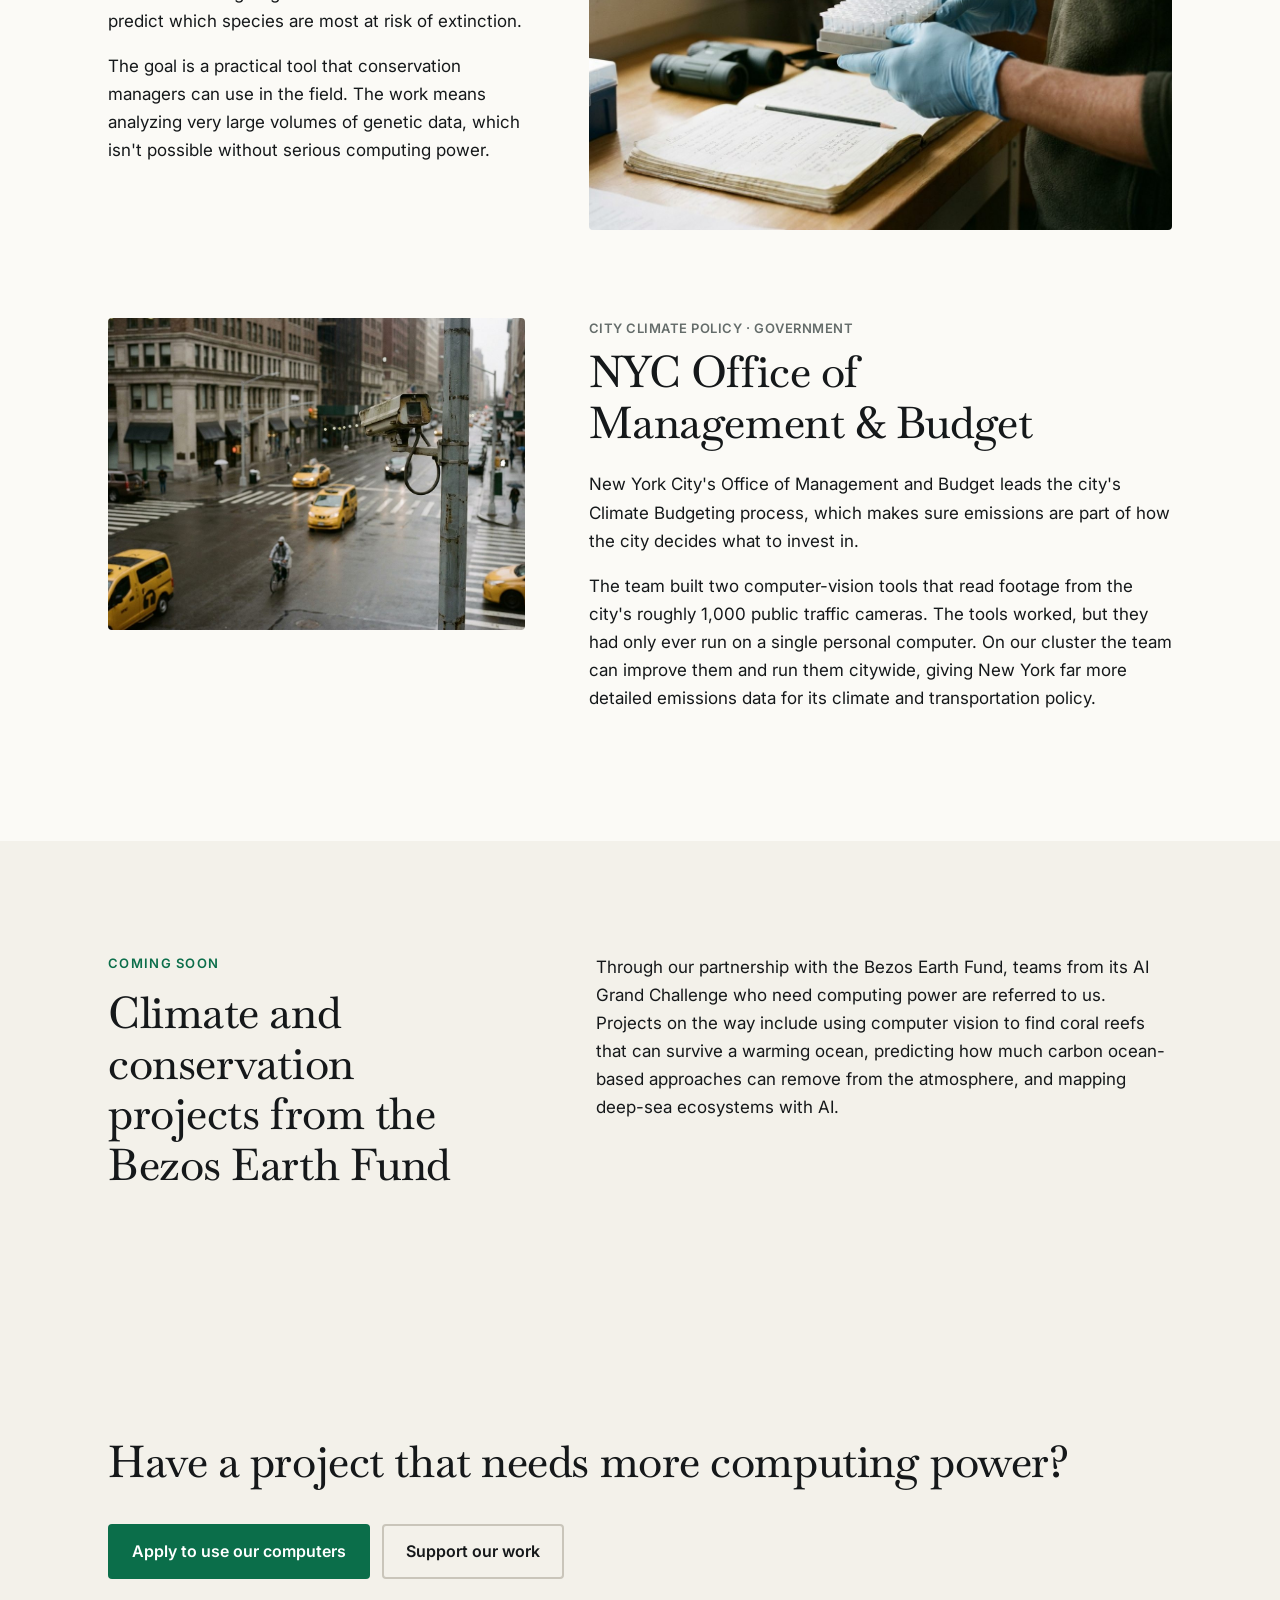
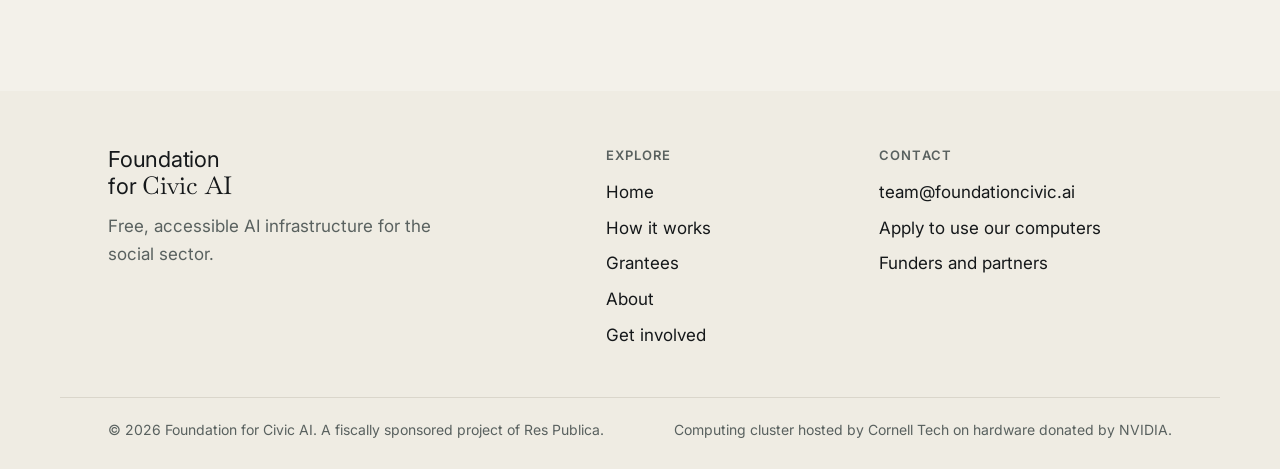
<file: grantees.html>
<!DOCTYPE html>
<html lang="en">
<head>
<meta charset="utf-8">
<meta name="viewport" content="width=device-width, initial-scale=1">
<title>Our grantees | Foundation for Civic AI</title>
<meta name="description" content="The nonprofits and public agencies using our computing cluster, and what they're building.">
<meta name="robots" content="noindex">
<meta property="og:title" content="Our grantees | Foundation for Civic AI">
<meta property="og:description" content="The nonprofits and public agencies using our computing cluster, and what they're building.">
<meta property="og:image" content="img/og-image.png">
<link rel="icon" href="img/favicon.svg" type="image/svg+xml">
<link rel="preconnect" href="https://fonts.googleapis.com">
<link rel="preconnect" href="https://fonts.gstatic.com" crossorigin>
<link href="https://fonts.googleapis.com/css2?family=Baskervville:ital,wght@0,400;0,500;0,600;1,400&family=Inter:wght@400;500;600;700&display=swap" rel="stylesheet">
<link rel="stylesheet" href="css/site.css">
<link rel="stylesheet" href="css/theme-a.css">
</head>
<body>
<a class="skip" href="#main">Skip to content</a>
<header class="site-header">
	<div class="wrap header-inner">
		<a class="wordmark" href="index.html" aria-label="Foundation for Civic AI, home">
			<span class="wm-line">Foundation</span>
			<span class="wm-line">for <span class="wm-serif">Civic AI</span></span>
		</a>
		<button class="menu-toggle" aria-expanded="false" aria-controls="site-nav">Menu</button>
		<nav class="site-nav" id="site-nav" aria-label="Main">
			<a href="index.html">Home</a>
			<a href="how-it-works.html">How it works</a>
			<a href="grantees.html" aria-current="page">Grantees</a>
			<a href="about.html">About</a>
			<a class="btn btn-primary btn-small" href="get-involved.html">Get involved</a>
		</nav>
	</div>
</header>
<main id="main">
<section class="page-hero">
	<div class="wrap narrow">
		<p class="eyebrow">Our grantees</p>
		<h1>Important problems, and the people working to solve them</h1>
		<p class="lead">The organizations we support have big problems to tackle and the skills to use AI on them. What they were missing was access to the computing power to do it.</p>
	</div>
</section>

<section class="section">
	<div class="wrap stories">
		<article class="story">
			<img class="art" data-art="farm" src="img/gen/a-farm.jpg" alt="">
			<div class="story-body">
				<p class="tag">Agriculture · India and Africa</p>
				<h2>Digital Green</h2>
				<p>Digital Green helps smallholder farmers get better agricultural advice through technology. Its AI assistant, Farmer.Chat, answers farmers' questions about crops and livestock in their own languages. It now serves 2.1 million farmers, with a goal of 4 million by March 2027.</p>
				<p>Digital Green's team used our computers for early tests of open AI models that understand farmers' voices and photos of their crops. Their own image model now identifies crops with 96.5% accuracy, compared with 87.2% for a leading commercial app, at a fraction of the cost per question. Tested on more than 2,700 real recordings of farmers speaking Hindi, Telugu, and Odia, open voice models matched or beat commercial ones on noisy, real-world audio.</p>
				<p>Next, they want to extend crop diagnosis to many more crops and tune voice models for real field conditions. That work needs even more powerful computers, which is one reason we're upgrading ours.</p>
			</div>
		</article>

		<article class="story">
			<img class="art" data-art="genomics" src="img/gen/a-genomics.jpg" alt="">
			<div class="story-body">
				<p class="tag">Conservation · Referred by the Bezos Earth Fund</p>
				<h2>Revive &amp; Restore</h2>
				<p>Revive &amp; Restore uses biotechnology to protect wildlife, including the genetic rescue of endangered species. On our cluster, its team is applying machine learning to genome data from animals to predict which species are most at risk of extinction.</p>
				<p>The goal is a practical tool that conservation managers can use in the field. The work means analyzing very large volumes of genetic data, which isn't possible without serious computing power.</p>
			</div>
		</article>

		<article class="story">
			<img class="art" data-art="city" src="img/gen/a-city.jpg" alt="">
			<div class="story-body">
				<p class="tag">City climate policy · Government</p>
				<h2>NYC Office of Management &amp; Budget</h2>
				<p>New York City's Office of Management and Budget leads the city's Climate Budgeting process, which makes sure emissions are part of how the city decides what to invest in.</p>
				<p>The team built two computer-vision tools that read footage from the city's roughly 1,000 public traffic cameras. The tools worked, but they had only ever run on a single personal computer. On our cluster the team can improve them and run them citywide, giving New York far more detailed emissions data for its climate and transportation policy.</p>
			</div>
		</article>
	</div>
</section>

<section class="section section-tint">
	<div class="wrap split">
		<div class="split-head">
			<p class="eyebrow">Coming soon</p>
			<h2>Climate and conservation projects from the Bezos Earth Fund</h2>
		</div>
		<div class="split-body">
			<p>Through our partnership with the Bezos Earth Fund, teams from its AI Grand Challenge who need computing power are referred to us. Projects on the way include using computer vision to find coral reefs that can survive a warming ocean, predicting how much carbon ocean-based approaches can remove from the atmosphere, and mapping deep-sea ecosystems with AI.</p>
		</div>
	</div>
</section>

<section class="section cta-band">
	<div class="wrap cta-inner">
		<h2>Have a project that needs more computing power?</h2>
		<div class="btn-row">
			<a class="btn btn-primary" href="get-involved.html#apply">Apply to use our computers</a>
			<a class="btn btn-secondary" href="mailto:andrew@dcn.com">Support our work</a>
		</div>
	</div>
</section>
</main>
<footer class="site-footer">
	<div class="wrap footer-inner">
		<div class="footer-brand">
			<a class="wordmark wordmark-footer" href="index.html">
				<span class="wm-line">Foundation</span>
				<span class="wm-line">for <span class="wm-serif">Civic AI</span></span>
			</a>
			<p>Free, accessible AI infrastructure for the social sector.</p>
		</div>
		<div>
			<h2 class="footer-head">Explore</h2>
			<ul class="footer-links">
				<li><a href="index.html">Home</a></li>
				<li><a href="how-it-works.html">How it works</a></li>
				<li><a href="grantees.html">Grantees</a></li>
				<li><a href="about.html">About</a></li>
				<li><a href="get-involved.html">Get involved</a></li>
			</ul>
		</div>
		<div>
			<h2 class="footer-head">Contact</h2>
			<ul class="footer-links">
				<li><a href="mailto:team@foundationcivic.ai">team@foundationcivic.ai</a></li>
				<li><a href="get-involved.html#apply">Apply to use our computers</a></li>
				<li><a href="mailto:andrew@dcn.com">Funders and partners</a></li>
			</ul>
		</div>
	</div>
	<div class="wrap footer-legal">
		<p>&copy; 2026 Foundation for Civic AI. A fiscally sponsored project of Res Publica.</p>
		<p>Computing cluster hosted by Cornell Tech on hardware donated by NVIDIA.</p>
	</div>
</footer>
<script src="js/site.js"></script>
</body>
</html>
</file>
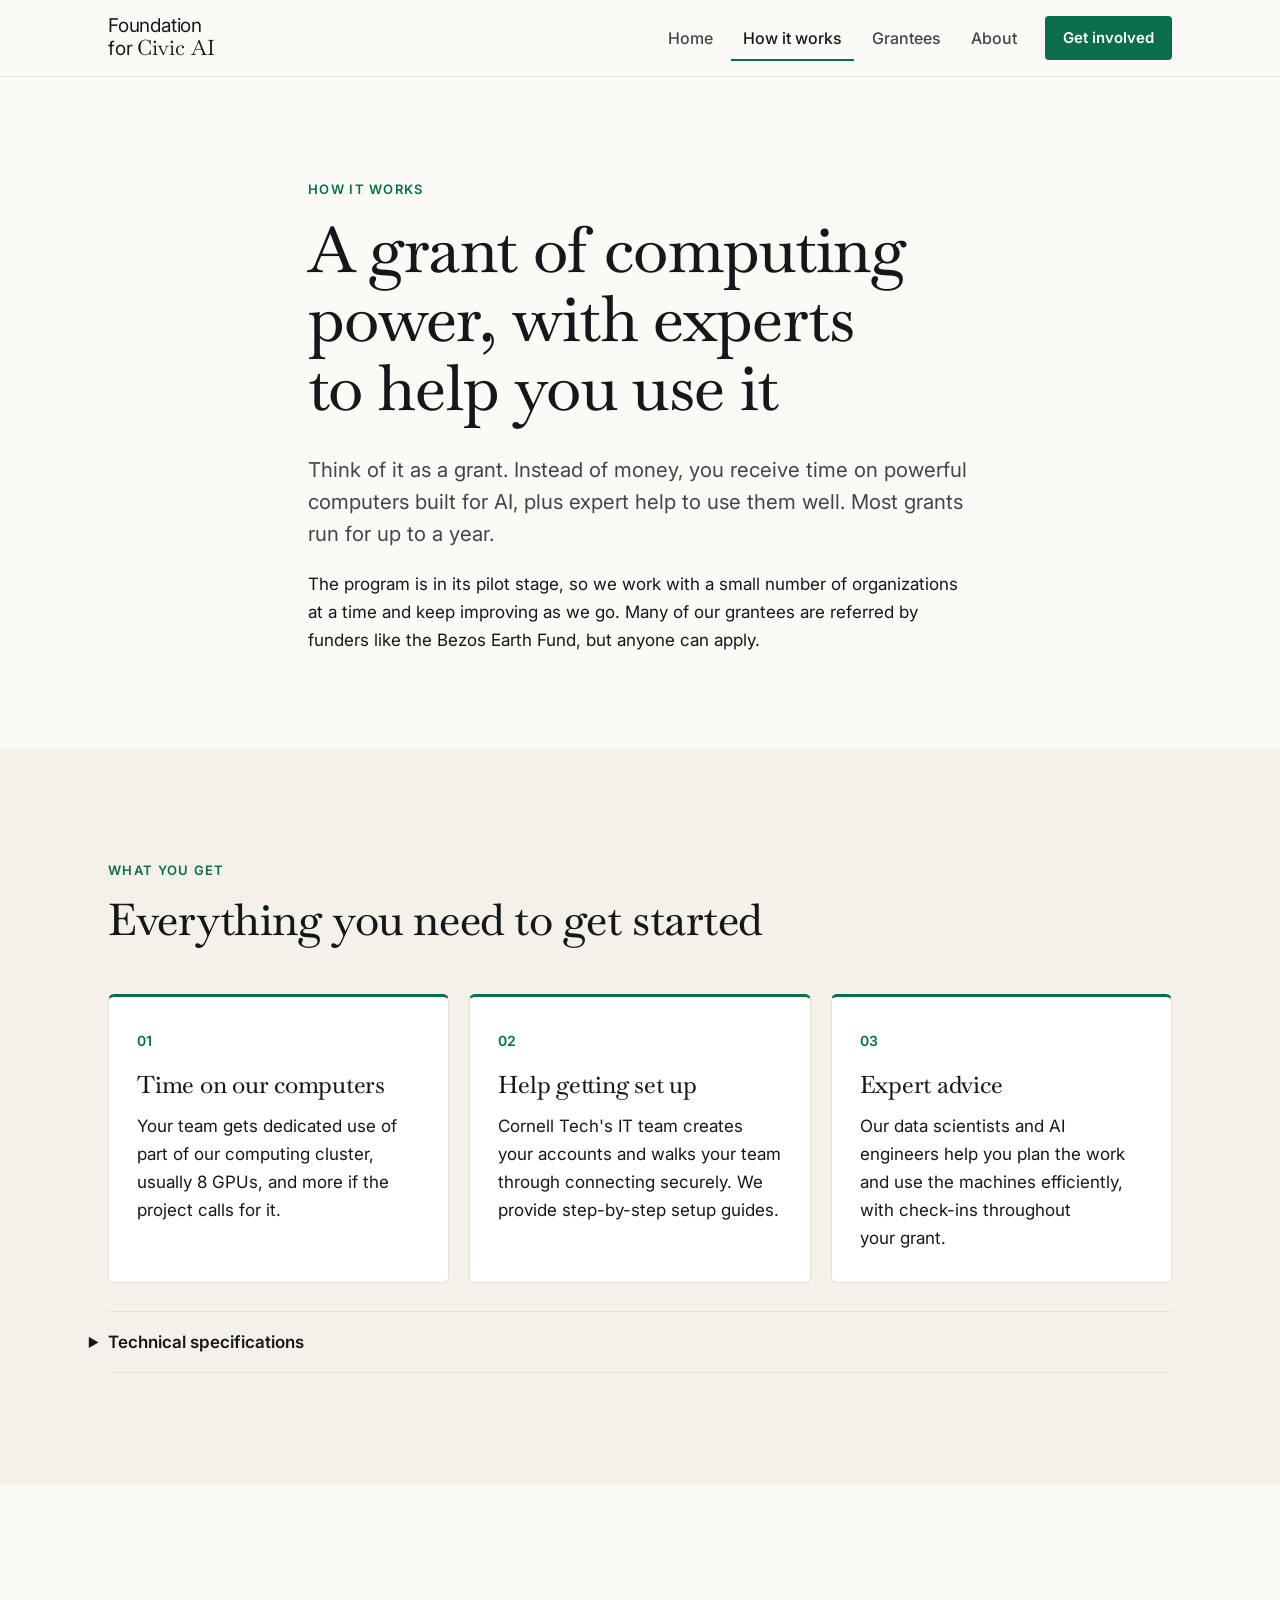
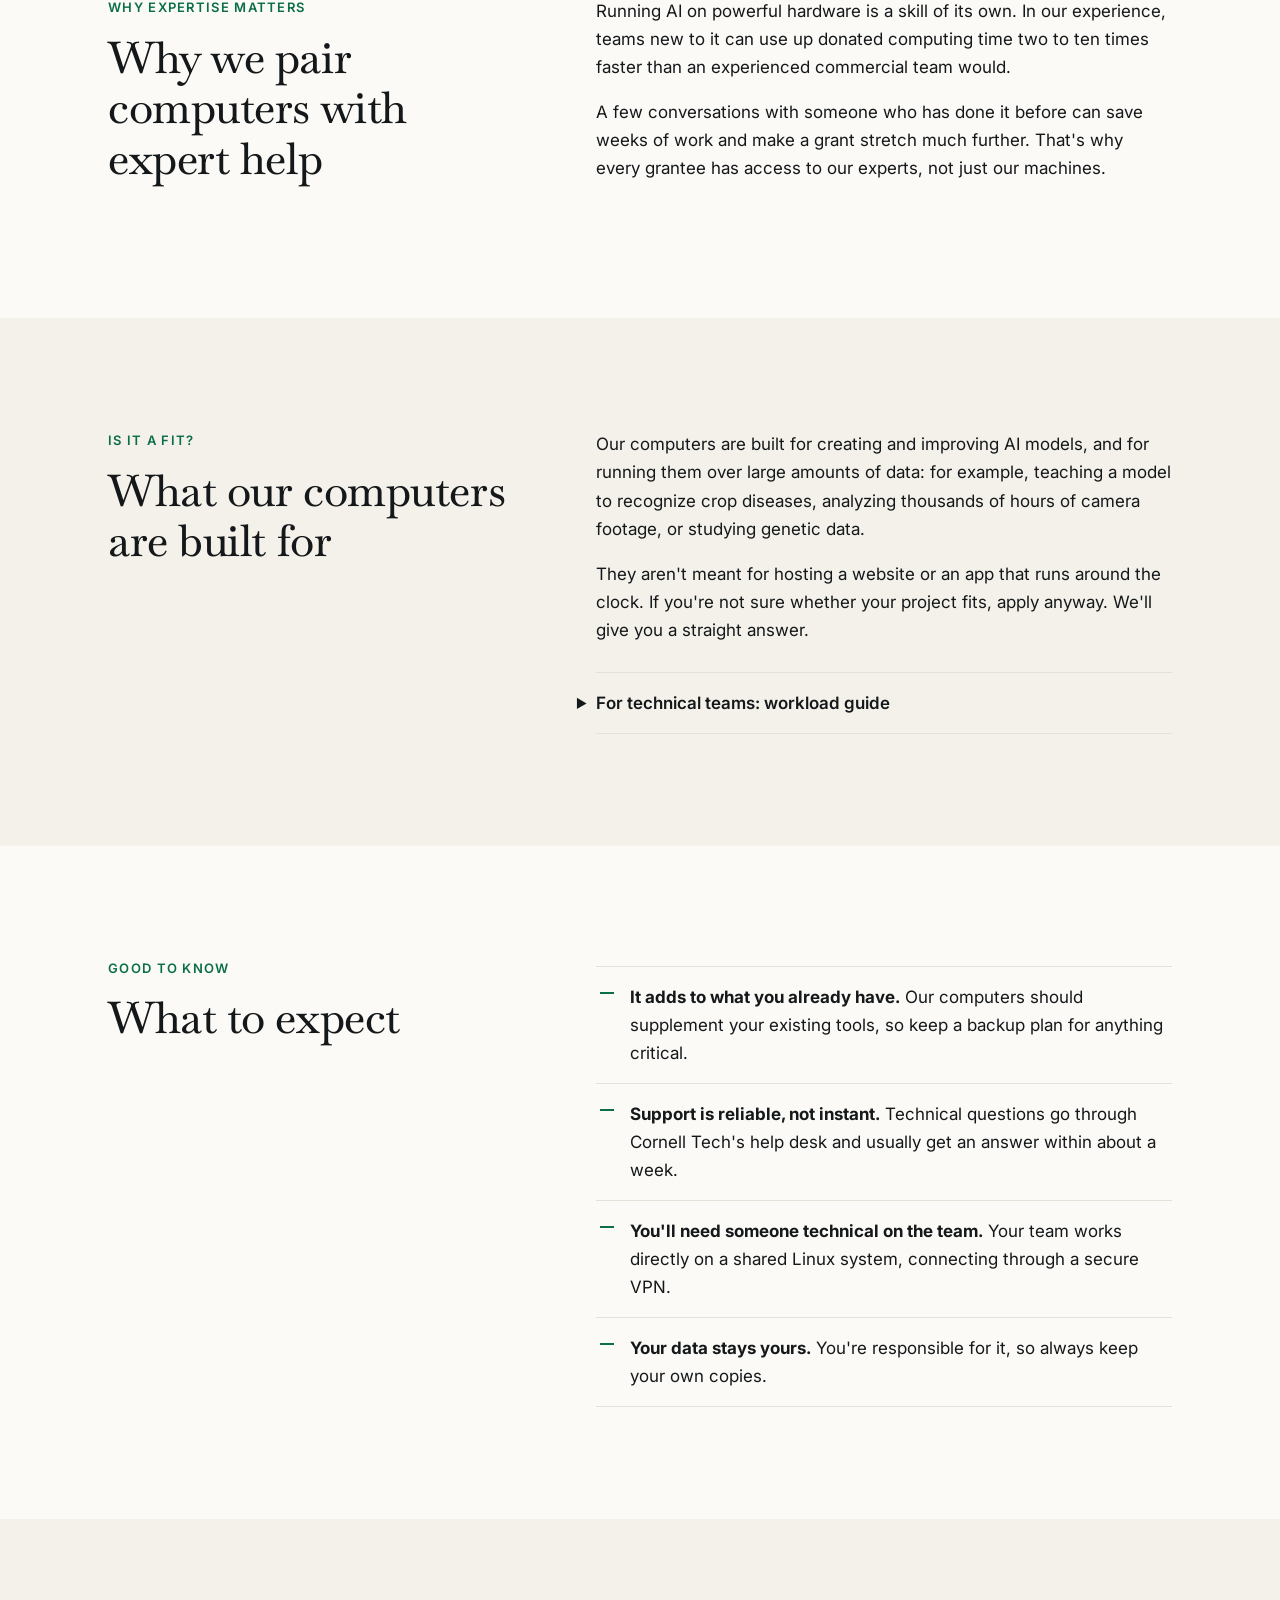
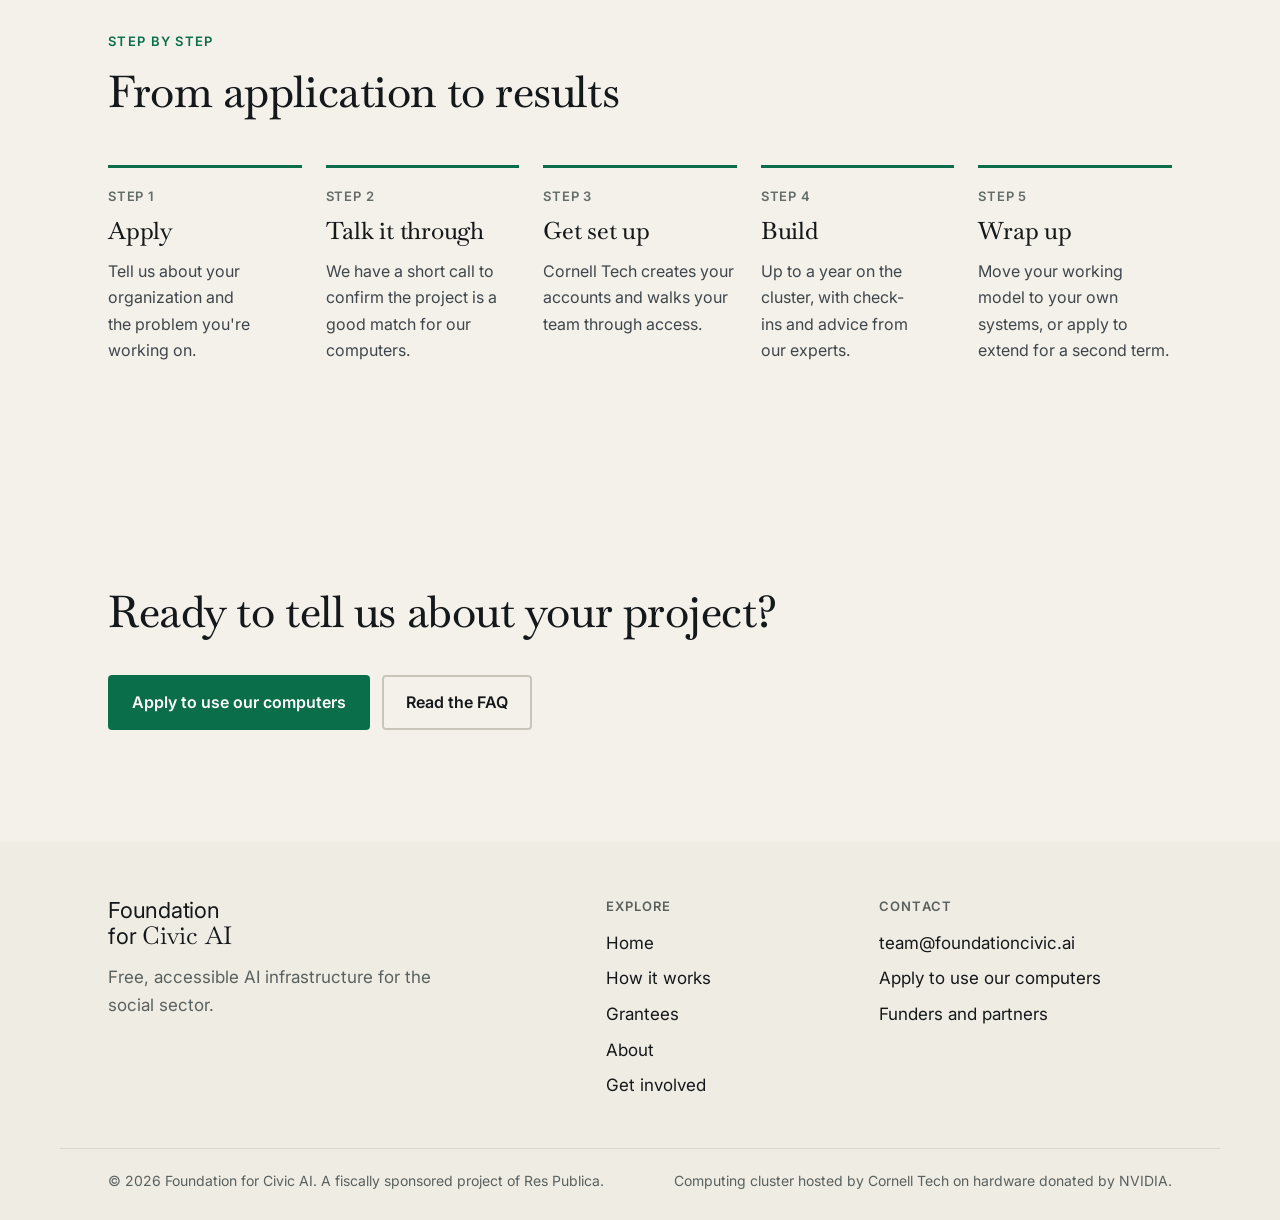
<file: how-it-works.html>
<!DOCTYPE html>
<html lang="en">
<head>
<meta charset="utf-8">
<meta name="viewport" content="width=device-width, initial-scale=1">
<title>How it works | Foundation for Civic AI</title>
<meta name="description" content="How our free computing program works: what you get, whether your project is a fit, and what happens from application to launch.">
<meta name="robots" content="noindex">
<meta property="og:title" content="How it works | Foundation for Civic AI">
<meta property="og:description" content="How our free computing program works: what you get, whether your project is a fit, and what happens from application to launch.">
<meta property="og:image" content="img/og-image.png">
<link rel="icon" href="img/favicon.svg" type="image/svg+xml">
<link rel="preconnect" href="https://fonts.googleapis.com">
<link rel="preconnect" href="https://fonts.gstatic.com" crossorigin>
<link href="https://fonts.googleapis.com/css2?family=Baskervville:ital,wght@0,400;0,500;0,600;1,400&family=Inter:wght@400;500;600;700&display=swap" rel="stylesheet">
<link rel="stylesheet" href="css/site.css">
<link rel="stylesheet" href="css/theme-a.css">
</head>
<body>
<a class="skip" href="#main">Skip to content</a>
<header class="site-header">
	<div class="wrap header-inner">
		<a class="wordmark" href="index.html" aria-label="Foundation for Civic AI, home">
			<span class="wm-line">Foundation</span>
			<span class="wm-line">for <span class="wm-serif">Civic AI</span></span>
		</a>
		<button class="menu-toggle" aria-expanded="false" aria-controls="site-nav">Menu</button>
		<nav class="site-nav" id="site-nav" aria-label="Main">
			<a href="index.html">Home</a>
			<a href="how-it-works.html" aria-current="page">How it works</a>
			<a href="grantees.html">Grantees</a>
			<a href="about.html">About</a>
			<a class="btn btn-primary btn-small" href="get-involved.html">Get involved</a>
		</nav>
	</div>
</header>
<main id="main">
<section class="page-hero">
	<div class="wrap narrow">
		<p class="eyebrow">How it works</p>
		<h1>A grant of computing power, with experts to help you use it</h1>
		<p class="lead">Think of it as a grant. Instead of money, you receive time on powerful computers built for AI, plus expert help to use them well. Most grants run for up to a year.</p>
		<p>The program is in its pilot stage, so we work with a small number of organizations at a time and keep improving as we go. Many of our grantees are referred by funders like the Bezos Earth Fund, but anyone can apply.</p>
	</div>
</section>

<section class="section section-tint">
	<div class="wrap">
		<div class="section-head">
			<p class="eyebrow">What you get</p>
			<h2>Everything you need to get started</h2>
		</div>
		<div class="tiles">
			<article class="tile">
				<span class="tile-num">01</span>
				<h3>Time on our computers</h3>
				<p>Your team gets dedicated use of part of our computing cluster, usually 8 GPUs, and more if the project calls for it.</p>
			</article>
			<article class="tile">
				<span class="tile-num">02</span>
				<h3>Help getting set up</h3>
				<p>Cornell Tech's IT team creates your accounts and walks your team through connecting securely. We provide step-by-step setup guides.</p>
			</article>
			<article class="tile">
				<span class="tile-num">03</span>
				<h3>Expert advice</h3>
				<p>Our data scientists and AI engineers help you plan the work and use the machines efficiently, with check-ins throughout your grant.</p>
			</article>
		</div>
		<details class="disclosure">
			<summary>Technical specifications</summary>
			<table class="spec-table">
				<tr><th scope="row">Servers</th><td>4 NVIDIA DGX servers</td></tr>
				<tr><th scope="row">GPUs</th><td>32 NVIDIA A100 80GB (8 per server)</td></tr>
				<tr><th scope="row">CPU and memory</th><td>48 CPUs and 1.5TB RAM per server</td></tr>
				<tr><th scope="row">Storage</th><td>About 650TB shared</td></tr>
				<tr><th scope="row">Hosting</th><td>Cornell Tech, New York City</td></tr>
			</table>
		</details>
	</div>
</section>

<section class="section">
	<div class="wrap split">
		<div class="split-head">
			<p class="eyebrow">Why expertise matters</p>
			<h2>Why we pair computers with expert help</h2>
		</div>
		<div class="split-body">
			<p>Running AI on powerful hardware is a skill of its own. In our experience, teams new to it can use up donated computing time two to ten times faster than an experienced commercial team would.</p>
			<p>A few conversations with someone who has done it before can save weeks of work and make a grant stretch much further. That's why every grantee has access to our experts, not just our machines.</p>
		</div>
	</div>
</section>

<section class="section section-tint" id="fit">
	<div class="wrap split">
		<div class="split-head">
			<p class="eyebrow">Is it a fit?</p>
			<h2>What our computers are built for</h2>
		</div>
		<div class="split-body">
			<p>Our computers are built for creating and improving AI models, and for running them over large amounts of data: for example, teaching a model to recognize crop diseases, analyzing thousands of hours of camera footage, or studying genetic data.</p>
			<p>They aren't meant for hosting a website or an app that runs around the clock. If you're not sure whether your project fits, apply anyway. We'll give you a straight answer.</p>
			<details class="disclosure">
				<summary>For technical teams: workload guide</summary>
				<table class="fit-table">
					<tr><th scope="row">Inference on small and medium models</th><td class="fit-yes">Strong fit</td></tr>
					<tr><th scope="row">Full fine-tuning of ~13B-parameter models, or LoRA on larger ones</th><td class="fit-yes">Likely fit</td></tr>
					<tr><th scope="row">Full fine-tuning of ~30B models; larger training runs</th><td class="fit-maybe">Depends on capacity</td></tr>
					<tr><th scope="row">Full fine-tuning of 70B+ models</th><td class="fit-no">Unlikely to fit</td></tr>
					<tr><th scope="row">Hosting a live app, website, or always-on service</th><td class="fit-no">Not a fit</td></tr>
				</table>
			</details>
		</div>
	</div>
</section>

<section class="section">
	<div class="wrap split">
		<div class="split-head">
			<p class="eyebrow">Good to know</p>
			<h2>What to expect</h2>
		</div>
		<div class="split-body">
			<ul class="barriers">
				<li><strong>It adds to what you already have.</strong> Our computers should supplement your existing tools, so keep a backup plan for anything critical.</li>
				<li><strong>Support is reliable, not instant.</strong> Technical questions go through Cornell Tech's help desk and usually get an answer within about a week.</li>
				<li><strong>You'll need someone technical on the team.</strong> Your team works directly on a shared Linux system, connecting through a secure VPN.</li>
				<li><strong>Your data stays yours.</strong> You're responsible for it, so always keep your own copies.</li>
			</ul>
		</div>
	</div>
</section>

<section class="section section-tint">
	<div class="wrap">
		<div class="section-head">
			<p class="eyebrow">Step by step</p>
			<h2>From application to results</h2>
		</div>
		<ol class="steps">
			<li><h3>Apply</h3><p>Tell us about your organization and the problem you're working on.</p></li>
			<li><h3>Talk it through</h3><p>We have a short call to confirm the project is a good match for our computers.</p></li>
			<li><h3>Get set up</h3><p>Cornell Tech creates your accounts and walks your team through access.</p></li>
			<li><h3>Build</h3><p>Up to a year on the cluster, with check-ins and advice from our experts.</p></li>
			<li><h3>Wrap up</h3><p>Move your working model to your own systems, or apply to extend for a second term.</p></li>
		</ol>
	</div>
</section>

<section class="section cta-band">
	<div class="wrap cta-inner">
		<h2>Ready to tell us about your project?</h2>
		<div class="btn-row">
			<a class="btn btn-primary" href="get-involved.html#apply">Apply to use our computers</a>
			<a class="btn btn-secondary" href="get-involved.html#faq">Read the FAQ</a>
		</div>
	</div>
</section>
</main>
<footer class="site-footer">
	<div class="wrap footer-inner">
		<div class="footer-brand">
			<a class="wordmark wordmark-footer" href="index.html">
				<span class="wm-line">Foundation</span>
				<span class="wm-line">for <span class="wm-serif">Civic AI</span></span>
			</a>
			<p>Free, accessible AI infrastructure for the social sector.</p>
		</div>
		<div>
			<h2 class="footer-head">Explore</h2>
			<ul class="footer-links">
				<li><a href="index.html">Home</a></li>
				<li><a href="how-it-works.html">How it works</a></li>
				<li><a href="grantees.html">Grantees</a></li>
				<li><a href="about.html">About</a></li>
				<li><a href="get-involved.html">Get involved</a></li>
			</ul>
		</div>
		<div>
			<h2 class="footer-head">Contact</h2>
			<ul class="footer-links">
				<li><a href="mailto:team@foundationcivic.ai">team@foundationcivic.ai</a></li>
				<li><a href="get-involved.html#apply">Apply to use our computers</a></li>
				<li><a href="mailto:andrew@dcn.com">Funders and partners</a></li>
			</ul>
		</div>
	</div>
	<div class="wrap footer-legal">
		<p>&copy; 2026 Foundation for Civic AI. A fiscally sponsored project of Res Publica.</p>
		<p>Computing cluster hosted by Cornell Tech on hardware donated by NVIDIA.</p>
	</div>
</footer>
<script src="js/site.js"></script>
</body>
</html>
</file>
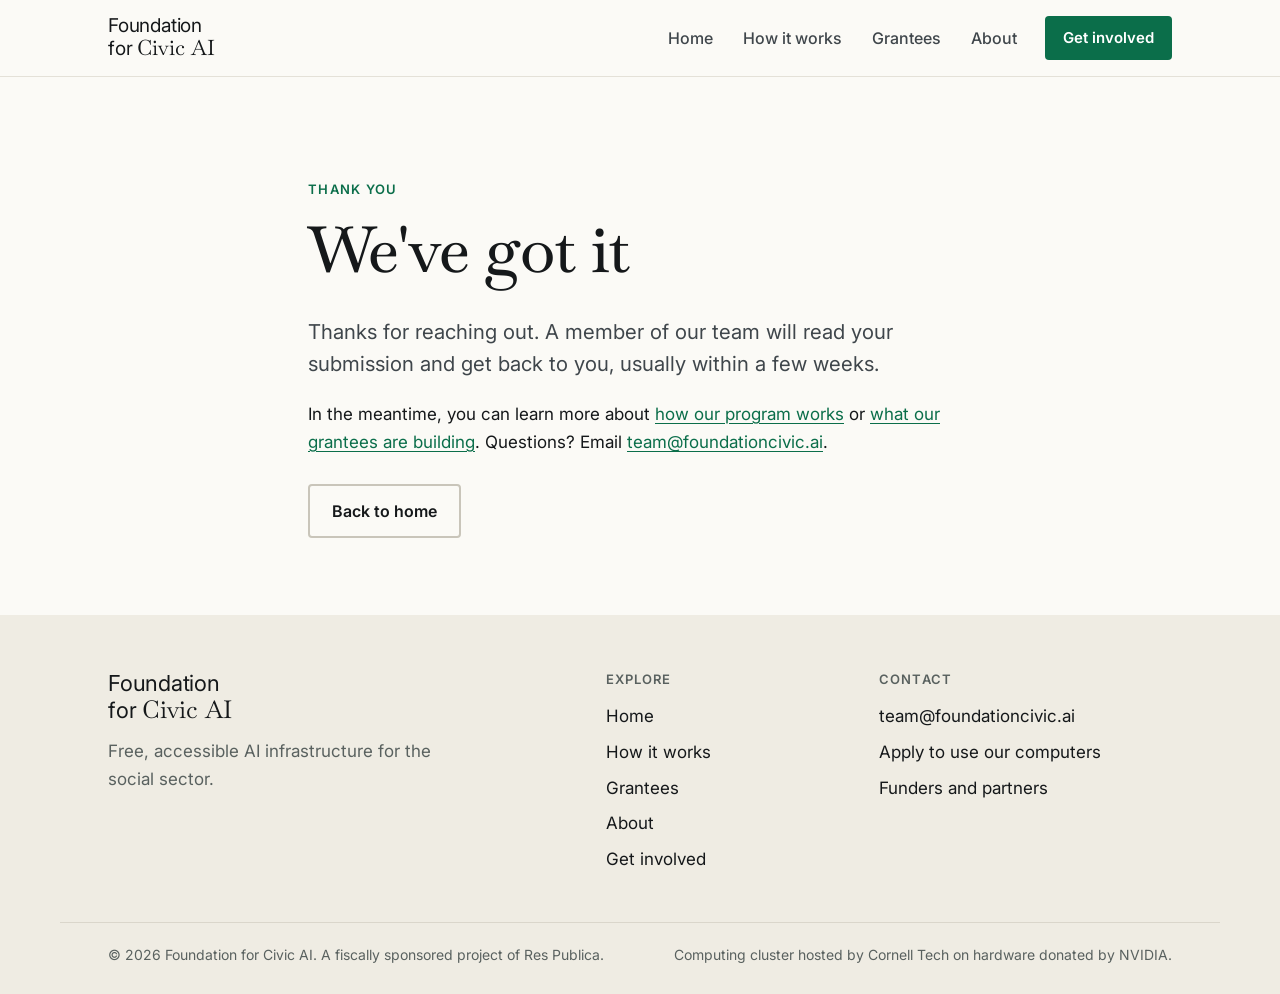
<file: thanks.html>
<!DOCTYPE html>
<html lang="en">
<head>
<meta charset="utf-8">
<meta name="viewport" content="width=device-width, initial-scale=1">
<title>Thank you | Foundation for Civic AI</title>
<meta name="description" content="Thanks for getting in touch with the Foundation for Civic AI.">
<meta name="robots" content="noindex">
<meta property="og:title" content="Thank you | Foundation for Civic AI">
<meta property="og:description" content="Thanks for getting in touch with the Foundation for Civic AI.">
<meta property="og:image" content="img/og-image.png">
<link rel="icon" href="img/favicon.svg" type="image/svg+xml">
<link rel="preconnect" href="https://fonts.googleapis.com">
<link rel="preconnect" href="https://fonts.gstatic.com" crossorigin>
<link href="https://fonts.googleapis.com/css2?family=Baskervville:ital,wght@0,400;0,500;0,600;1,400&family=Inter:wght@400;500;600;700&display=swap" rel="stylesheet">
<link rel="stylesheet" href="css/site.css">
<link rel="stylesheet" href="css/theme-a.css">
</head>
<body>
<a class="skip" href="#main">Skip to content</a>
<header class="site-header">
	<div class="wrap header-inner">
		<a class="wordmark" href="index.html" aria-label="Foundation for Civic AI, home">
			<span class="wm-line">Foundation</span>
			<span class="wm-line">for <span class="wm-serif">Civic AI</span></span>
		</a>
		<button class="menu-toggle" aria-expanded="false" aria-controls="site-nav">Menu</button>
		<nav class="site-nav" id="site-nav" aria-label="Main">
			<a href="index.html">Home</a>
			<a href="how-it-works.html">How it works</a>
			<a href="grantees.html">Grantees</a>
			<a href="about.html">About</a>
			<a class="btn btn-primary btn-small" href="get-involved.html">Get involved</a>
		</nav>
	</div>
</header>
<main id="main">
<section class="page-hero">
	<div class="wrap narrow">
		<p class="eyebrow">Thank you</p>
		<h1>We've got it</h1>
		<p class="lead">Thanks for reaching out. A member of our team will read your submission and get back to you, usually within a few weeks.</p>
		<p>In the meantime, you can learn more about <a href="how-it-works.html">how our program works</a> or <a href="grantees.html">what our grantees are building</a>. Questions? Email <a href="mailto:team@foundationcivic.ai">team@foundationcivic.ai</a>.</p>
		<div class="btn-row"><a class="btn btn-secondary" href="index.html">Back to home</a></div>
	</div>
</section>
</main>
<footer class="site-footer">
	<div class="wrap footer-inner">
		<div class="footer-brand">
			<a class="wordmark wordmark-footer" href="index.html">
				<span class="wm-line">Foundation</span>
				<span class="wm-line">for <span class="wm-serif">Civic AI</span></span>
			</a>
			<p>Free, accessible AI infrastructure for the social sector.</p>
		</div>
		<div>
			<h2 class="footer-head">Explore</h2>
			<ul class="footer-links">
				<li><a href="index.html">Home</a></li>
				<li><a href="how-it-works.html">How it works</a></li>
				<li><a href="grantees.html">Grantees</a></li>
				<li><a href="about.html">About</a></li>
				<li><a href="get-involved.html">Get involved</a></li>
			</ul>
		</div>
		<div>
			<h2 class="footer-head">Contact</h2>
			<ul class="footer-links">
				<li><a href="mailto:team@foundationcivic.ai">team@foundationcivic.ai</a></li>
				<li><a href="get-involved.html#apply">Apply to use our computers</a></li>
				<li><a href="mailto:andrew@dcn.com">Funders and partners</a></li>
			</ul>
		</div>
	</div>
	<div class="wrap footer-legal">
		<p>&copy; 2026 Foundation for Civic AI. A fiscally sponsored project of Res Publica.</p>
		<p>Computing cluster hosted by Cornell Tech on hardware donated by NVIDIA.</p>
	</div>
</footer>
<script src="js/site.js"></script>
</body>
</html>
</file>
<file: css/site.css>
/* Foundation for Civic AI: layout and components.
   Colors, type, and shape come from the theme file's custom properties. */

*, *::before, *::after { box-sizing: border-box; }
html { -webkit-text-size-adjust: 100%; scroll-behavior: smooth; }
body {
	margin: 0;
	background: var(--bg);
	color: var(--ink);
	font-family: var(--font-body);
	font-size: 17px;
	line-height: 1.65;
	-webkit-font-smoothing: antialiased;
}
img { max-width: 100%; display: block; }
a { color: var(--link); text-underline-offset: 3px; }
a:hover { color: var(--link-hover); }
:focus-visible { outline: 3px solid var(--focus); outline-offset: 2px; }

h1, h2, h3, .h3 { font-family: var(--font-display); font-weight: var(--display-weight); color: var(--ink); letter-spacing: var(--display-tracking); margin: 0 0 .5em; text-wrap: balance; }
h1 { font-size: var(--h1); line-height: 1.08; }
h2 { font-size: var(--h2); line-height: 1.15; }
h3, .h3 { font-size: var(--h3); line-height: 1.25; }
p { margin: 0 0 1em; text-wrap: pretty; }
.lead { font-size: clamp(18px, 1.6vw, 21px); line-height: 1.55; color: var(--ink-soft); }
.fine { font-size: 15px; color: var(--muted); }
.eyebrow { font-family: var(--font-eyebrow); font-size: 13px; font-weight: 600; letter-spacing: .1em; text-transform: uppercase; color: var(--accent-ink); margin: 0 0 14px; }

.wrap { max-width: 1160px; margin: 0 auto; padding: 0 clamp(20px, 5vw, 48px); }
.narrow { max-width: 760px; }
.skip { position: absolute; left: -9999px; }
.skip:focus { left: 16px; top: 16px; background: var(--bg); padding: 8px 12px; z-index: 100; }

/* Buttons */
.btn { display: inline-flex; align-items: center; justify-content: center; min-height: 48px; padding: 12px 22px; border-radius: var(--radius-btn); font-family: var(--font-body); font-weight: 600; font-size: 16px; text-decoration: none; border: 2px solid transparent; cursor: pointer; transition: background .15s, color .15s, border-color .15s; }
.btn-primary { background: var(--accent); color: var(--on-accent); }
.btn-primary:hover { background: var(--accent-hover); color: var(--on-accent); }
.btn-secondary { background: transparent; color: var(--ink); border-color: var(--line-strong); }
.btn-secondary:hover { border-color: var(--ink); color: var(--ink); }
.btn-small { min-height: 40px; padding: 8px 16px; font-size: 15px; }
.btn-row { display: flex; flex-wrap: wrap; gap: 12px; margin-top: 28px; }

/* Header */
.site-header { position: sticky; top: 0; z-index: 50; background: var(--header-bg); backdrop-filter: blur(10px); border-bottom: 1px solid var(--line); }
.header-inner { display: flex; align-items: center; justify-content: space-between; gap: 24px; min-height: 76px; }
.wordmark { display: inline-flex; flex-direction: column; text-decoration: none; color: var(--ink); font-family: var(--font-wordmark); font-size: 19px; line-height: 1.08; letter-spacing: -.01em; }
.wordmark:hover { color: var(--ink); }
.wm-serif { font-family: "Baskervville", Georgia, serif; font-size: 1.12em; letter-spacing: 0; }
.site-nav { display: flex; align-items: center; gap: 6px; }
.site-nav a:not(.btn) { color: var(--ink-soft); text-decoration: none; font-weight: 500; font-size: 16px; padding: 10px 12px; border-radius: 6px; }
.site-nav a:not(.btn):hover { color: var(--ink); background: var(--tint); }
.site-nav a[aria-current="page"] { color: var(--ink); box-shadow: inset 0 -2px 0 var(--accent); border-radius: 0; }
.site-nav .btn { margin-left: 10px; }
.menu-toggle { display: none; min-height: 44px; padding: 8px 16px; border: 1px solid var(--line-strong); border-radius: var(--radius-btn); background: transparent; font: 600 15px var(--font-body); color: var(--ink); cursor: pointer; }

@media (max-width: 880px) {
	.menu-toggle { display: inline-flex; align-items: center; }
	.site-nav { display: none; position: absolute; left: 0; right: 0; top: 100%; flex-direction: column; align-items: stretch; gap: 0; background: var(--bg); border-bottom: 1px solid var(--line); padding: 8px clamp(20px, 5vw, 48px) 20px; }
	.site-nav.open { display: flex; }
	.site-nav a:not(.btn) { padding: 14px 4px; border-bottom: 1px solid var(--line); border-radius: 0; font-size: 17px; }
	.site-nav a[aria-current="page"] { box-shadow: none; font-weight: 700; }
	.site-nav .btn { margin: 16px 0 0; }
}

/* Sections */
.section { padding: clamp(64px, 9vw, 112px) 0; }
.section-tight { padding: clamp(40px, 5vw, 56px) 0; }
.section-tint { background: var(--tint); }
.section-head { max-width: 720px; margin-bottom: clamp(32px, 4vw, 48px); }
.split { display: grid; grid-template-columns: minmax(0, 5fr) minmax(0, 7fr); gap: clamp(32px, 6vw, 88px); align-items: start; }
.split-body > :last-child { margin-bottom: 0; }
@media (max-width: 880px) { .split { grid-template-columns: 1fr; } }

/* Hero */
.hero { padding: clamp(48px, 7vw, 96px) 0 clamp(56px, 8vw, 104px); background: var(--hero-bg); }
.hero-inner { display: grid; grid-template-columns: minmax(0, 6fr) minmax(0, 5fr); gap: clamp(32px, 5vw, 72px); align-items: center; }
.hero-art { margin: 0; }
.hero-art img { width: 100%; aspect-ratio: 4 / 3.4; object-fit: cover; border-radius: var(--radius-img); }
@media (max-width: 880px) { .hero-inner { grid-template-columns: 1fr; } .hero-art img { aspect-ratio: 16 / 10; } }
.page-hero { padding: clamp(56px, 8vw, 104px) 0 clamp(48px, 6vw, 80px); background: var(--hero-bg); }

/* Lists of barriers / expectations */
.barriers { list-style: none; padding: 0; margin: 8px 0 24px; border-top: 1px solid var(--line); }
.barriers li { padding: 16px 0 16px 34px; border-bottom: 1px solid var(--line); position: relative; }
.barriers li::before { content: ""; position: absolute; left: 4px; top: 25px; width: 14px; height: 2px; background: var(--accent); }
.barriers strong { color: var(--ink); }

/* Tiles */
.tiles { display: grid; grid-template-columns: repeat(auto-fit, minmax(260px, 1fr)); gap: var(--tile-gap); }
.tile { background: var(--card-bg); border: var(--card-border); border-radius: var(--radius-card); padding: 32px 28px 30px; }
.tile p:last-child { margin-bottom: 0; }
.tile-num { display: block; font-family: var(--font-eyebrow); font-weight: 600; font-size: 14px; color: var(--accent-ink); margin-bottom: 18px; }
.badge { display: inline-block; vertical-align: middle; margin-left: 6px; font: 600 12px/1 var(--font-body); letter-spacing: .02em; padding: 5px 9px; border-radius: 999px; background: var(--accent-soft); color: var(--accent-ink); }

/* Callout */
.callout { background: var(--callout-bg); color: var(--callout-ink); }
.callout h2, .callout .eyebrow { color: var(--callout-ink); }
.callout p { color: var(--callout-ink-soft); font-size: 18px; }
.callout-inner { display: grid; grid-template-columns: minmax(0, 5fr) minmax(0, 6fr); gap: clamp(32px, 6vw, 80px); align-items: center; }
.callout-art { margin: 0; }
.callout-art img { width: 100%; aspect-ratio: 4 / 3; object-fit: cover; border-radius: var(--radius-img); }
@media (max-width: 880px) { .callout-inner { grid-template-columns: 1fr; } }

/* Cards (grantee teasers) */
.cards { display: grid; grid-template-columns: repeat(auto-fit, minmax(280px, 1fr)); gap: 24px; }
.card { background: var(--card-bg); border: var(--card-border); border-radius: var(--radius-card); overflow: hidden; display: flex; flex-direction: column; }
.card img { width: 100%; aspect-ratio: 4 / 3; object-fit: cover; }
.card-body { padding: 24px 24px 28px; }
.card-body p:last-child { margin-bottom: 0; }
.tag { font-size: 13px; font-weight: 600; letter-spacing: .04em; text-transform: uppercase; color: var(--muted); margin: 0 0 8px; }

/* Stories (grantees page) */
.stories { display: grid; gap: clamp(48px, 7vw, 88px); }
.story { display: grid; grid-template-columns: minmax(0, 5fr) minmax(0, 7fr); gap: clamp(28px, 5vw, 64px); align-items: start; }
.story img { width: 100%; aspect-ratio: 4 / 3; object-fit: cover; border-radius: var(--radius-img); }
.story:nth-child(even) img { order: 2; }
@media (max-width: 880px) { .story { grid-template-columns: 1fr; } .story:nth-child(even) img { order: 0; } }

/* Supporters */
.supporters { border-top: 1px solid var(--line); border-bottom: 1px solid var(--line); }
.supporter-list { list-style: none; padding: 0; margin: 0; display: flex; flex-wrap: wrap; gap: 14px 40px; }
.supporter-list li { font-family: var(--font-supporter); font-size: clamp(18px, 1.8vw, 21px); color: var(--ink-soft); }
.supporter-detail { list-style: none; padding: 0; margin: 0 0 24px; }
.supporter-detail li { padding: 14px 0; border-bottom: 1px solid var(--line); }

/* Get-involved paths */
.paths { display: grid; grid-template-columns: repeat(auto-fit, minmax(260px, 1fr)); gap: 20px; }
.paths-hero { margin-top: 40px; }
.path { background: var(--card-bg); border: var(--card-border); border-radius: var(--radius-card); padding: 28px 26px; display: flex; flex-direction: column; align-items: flex-start; }
.path p { flex: 1; }
.path .btn { margin-top: 8px; }
.path-who { flex: 0 0 auto !important; font-size: 13px; font-weight: 600; letter-spacing: .06em; text-transform: uppercase; color: var(--accent-ink); margin-bottom: 10px; }
.path-link { text-decoration: none; color: var(--ink); transition: border-color .15s, transform .15s; }
.path-link:hover { color: var(--ink); border-color: var(--accent); transform: translateY(-2px); }
.path-link p { color: var(--ink-soft); }
.path-go { font-weight: 600; color: var(--accent-ink); }

/* Steps */
.steps { list-style: none; counter-reset: step; padding: 0; margin: 0; display: grid; grid-template-columns: repeat(auto-fit, minmax(190px, 1fr)); gap: 28px 24px; }
.steps li { counter-increment: step; border-top: 3px solid var(--accent); padding-top: 18px; }
.steps li::before { content: "Step " counter(step); display: block; font-size: 13px; font-weight: 600; letter-spacing: .06em; text-transform: uppercase; color: var(--muted); margin-bottom: 8px; }
.steps p { margin: 0; color: var(--ink-soft); font-size: 16px; }

/* Disclosures, tables, FAQ */
.disclosure { margin-top: 28px; border-top: 1px solid var(--line); border-bottom: 1px solid var(--line); }
details > summary { cursor: pointer; font-weight: 600; padding: 16px 0; list-style-position: outside; }
.spec-table, .fit-table { width: 100%; border-collapse: collapse; margin: 0 0 18px; font-size: 16px; }
.spec-table th, .spec-table td, .fit-table th, .fit-table td { text-align: left; padding: 11px 8px 11px 0; border-top: 1px solid var(--line); vertical-align: top; }
.spec-table th, .fit-table th { font-weight: 500; color: var(--ink-soft); width: 55%; }
.fit-table td { font-weight: 600; white-space: nowrap; }
.fit-yes { color: var(--accent-ink); }
.fit-maybe { color: var(--muted); }
.fit-no { color: var(--warn); }
.faq details { border-bottom: 1px solid var(--line); }
.faq details:first-child { border-top: 1px solid var(--line); }
.faq summary { font-size: 18px; }
.faq p { color: var(--ink-soft); }

/* Team */
.team { list-style: none; padding: 0; margin: 0; display: grid; grid-template-columns: repeat(auto-fill, minmax(150px, 1fr)); gap: 32px 24px; }
.person img { width: 100%; aspect-ratio: 1; object-fit: cover; border-radius: var(--radius-img); margin-bottom: 16px; filter: var(--team-filter); }
.person h3 { margin-bottom: 2px; }
.person .role { font-weight: 600; color: var(--accent-ink); margin-bottom: 6px; }
.person p { font-size: 15.5px; color: var(--ink-soft); }

/* CTA band */
.cta-band { background: var(--cta-bg); }
.cta-inner { display: flex; flex-wrap: wrap; align-items: center; justify-content: space-between; gap: 24px 48px; }
.cta-inner > div:first-child { max-width: 680px; }
.cta-inner h2 { margin-bottom: .3em; }
.cta-inner .btn-row { margin-top: 0; }

/* Forms */
.form-layout { display: grid; grid-template-columns: minmax(0, 4fr) minmax(0, 7fr); gap: clamp(32px, 6vw, 80px); align-items: start; }
@media (max-width: 880px) { .form-layout { grid-template-columns: 1fr; } }
.form-intro { position: sticky; top: 110px; }
@media (max-width: 880px) { .form-intro { position: static; } }
.form { background: var(--card-bg); border: var(--card-border); border-radius: var(--radius-card); padding: clamp(22px, 4vw, 40px); }
.form fieldset { border: 0; padding: 0; margin: 0 0 28px; }
.form legend { font-family: var(--font-display); font-weight: var(--display-weight); font-size: 21px; margin-bottom: 14px; padding: 0; }
.field { display: block; margin-bottom: 18px; font-weight: 600; font-size: 15.5px; }
.field-label { display: block; margin-bottom: 8px; }
.field input:not([type=checkbox]):not([type=radio]), .field select, .field textarea {
	display: block; width: 100%; margin-top: 6px; padding: 12px 14px; font: 400 16px/1.4 var(--font-body); color: var(--ink);
	background: var(--input-bg); border: 1px solid var(--line-strong); border-radius: var(--radius-input);
}
.field textarea { resize: vertical; }
.field input:focus, .field select:focus, .field textarea:focus { outline: none; border-color: var(--accent); box-shadow: 0 0 0 3px var(--accent-soft); }
.field-row { display: grid; grid-template-columns: 1fr 1fr; gap: 0 16px; }
@media (max-width: 600px) { .field-row { grid-template-columns: 1fr; } }
.check { display: flex; gap: 10px; align-items: flex-start; font-weight: 400; margin: 0 0 8px; cursor: pointer; }
.check input { margin-top: 6px; accent-color: var(--accent); width: 17px; height: 17px; flex: none; }
.inline-choices { display: flex; flex-wrap: wrap; gap: 4px 24px; }
.req { color: var(--warn); }
.opt { font-weight: 400; color: var(--muted); }
.hp { position: absolute; left: -9999px; }
.form-status { margin: 14px 0 0; font-weight: 600; color: var(--accent-ink); }
.form-status:empty { display: none; }

/* Footer */
.site-footer { background: var(--footer-bg); color: var(--footer-ink); padding: 56px 0 28px; margin-top: 0; }
.site-footer a { color: var(--footer-ink); text-decoration: none; }
.site-footer a:hover { text-decoration: underline; color: var(--footer-ink); }
.footer-inner { display: grid; grid-template-columns: 2fr 1fr 1.3fr; gap: 32px 48px; }
@media (max-width: 760px) { .footer-inner { grid-template-columns: 1fr; } }
.wordmark-footer { color: var(--footer-ink); font-size: 22px; margin-bottom: 14px; }
.footer-brand p { color: var(--footer-muted); max-width: 32ch; }
.footer-head { font: 600 13px var(--font-body); letter-spacing: .08em; text-transform: uppercase; color: var(--footer-muted); margin-bottom: 12px; }
.footer-links { list-style: none; padding: 0; margin: 0; line-height: 2.1; }
.footer-legal { display: flex; flex-wrap: wrap; justify-content: space-between; gap: 6px 24px; margin-top: 44px; padding-top: 20px; border-top: 1px solid var(--footer-line); font-size: 14px; color: var(--footer-muted); }
.footer-legal p { margin: 0; }

/* Review-only markers: remove before launch */
</file>
<file: css/theme-a.css>
/* Direction A: "Civic editorial". A calm, warm, editorial look.
   Baskervville headlines echo the serif "Civic AI" in the logo; documentary-style photography. */
:root {
	--bg: #FBFAF6;
	--hero-bg: #FBFAF6;
	--tint: #F3F1EA;
	--ink: #15181A;
	--ink-soft: #3F464B;
	--muted: #646C6A;
	--line: #E4E1D8;
	--line-strong: #C9C5BA;

	--accent: #0B6E4A;
	--accent-hover: #08583B;
	--on-accent: #FFFFFF;
	--accent-ink: #0B6E4A;
	--accent-soft: #E2F1E8;
	--link: #0B6E4A;
	--link-hover: #08583B;
	--focus: #2F8F63;
	--warn: #A23B1E;

	--card-bg: #FFFFFF;
	--card-border: 1px solid #E4E1D8;
	--input-bg: #FFFFFF;
	--radius-card: 6px;
	--radius-img: 4px;
	--radius-btn: 4px;
	--radius-input: 4px;
	--tile-gap: 20px;

	--font-display: "Baskervville", Georgia, serif;
	--display-weight: 500;
	--display-tracking: -0.01em;
	--h1: clamp(40px, 5.4vw, 64px);
	--h2: clamp(30px, 3.5vw, 44px);
	--h3: 24px;
	--font-body: "Inter", system-ui, -apple-system, sans-serif;
	--font-eyebrow: "Inter", system-ui, sans-serif;
	--font-wordmark: "Inter", system-ui, sans-serif;
	--font-supporter: "Baskervville", Georgia, serif;

	--header-bg: rgba(251, 250, 246, 0.92);
	--callout-bg: #E5F1E9;
	--callout-ink: #15181A;
	--callout-ink-soft: #3F464B;
	--cta-bg: #F3F1EA;
	--footer-bg: #EFECE3;
	--footer-ink: #15181A;
	--footer-muted: #59615F;
	--footer-line: #DAD6CB;
	--team-filter: none;
}

.hero-art img { box-shadow: 0 1px 0 rgba(0,0,0,.04); }
.tile { border-top: 3px solid var(--accent); }
</file>
